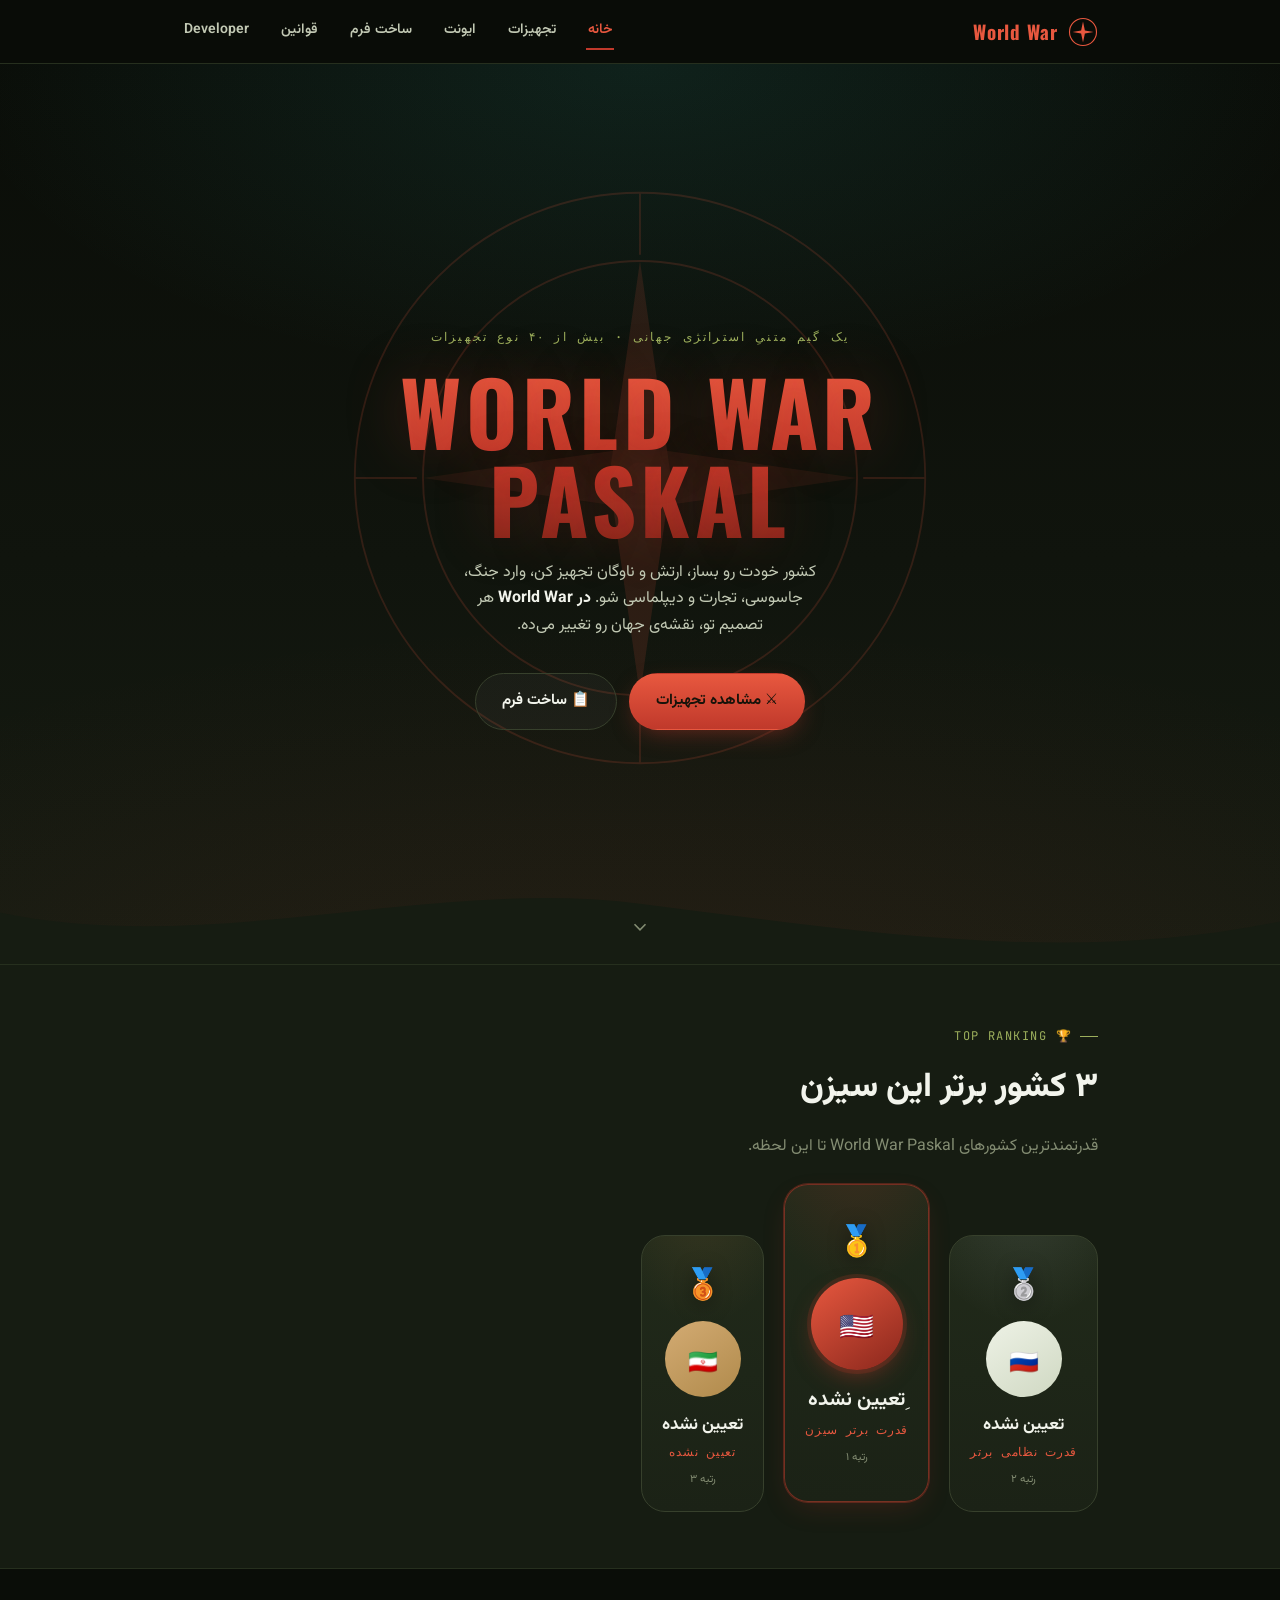
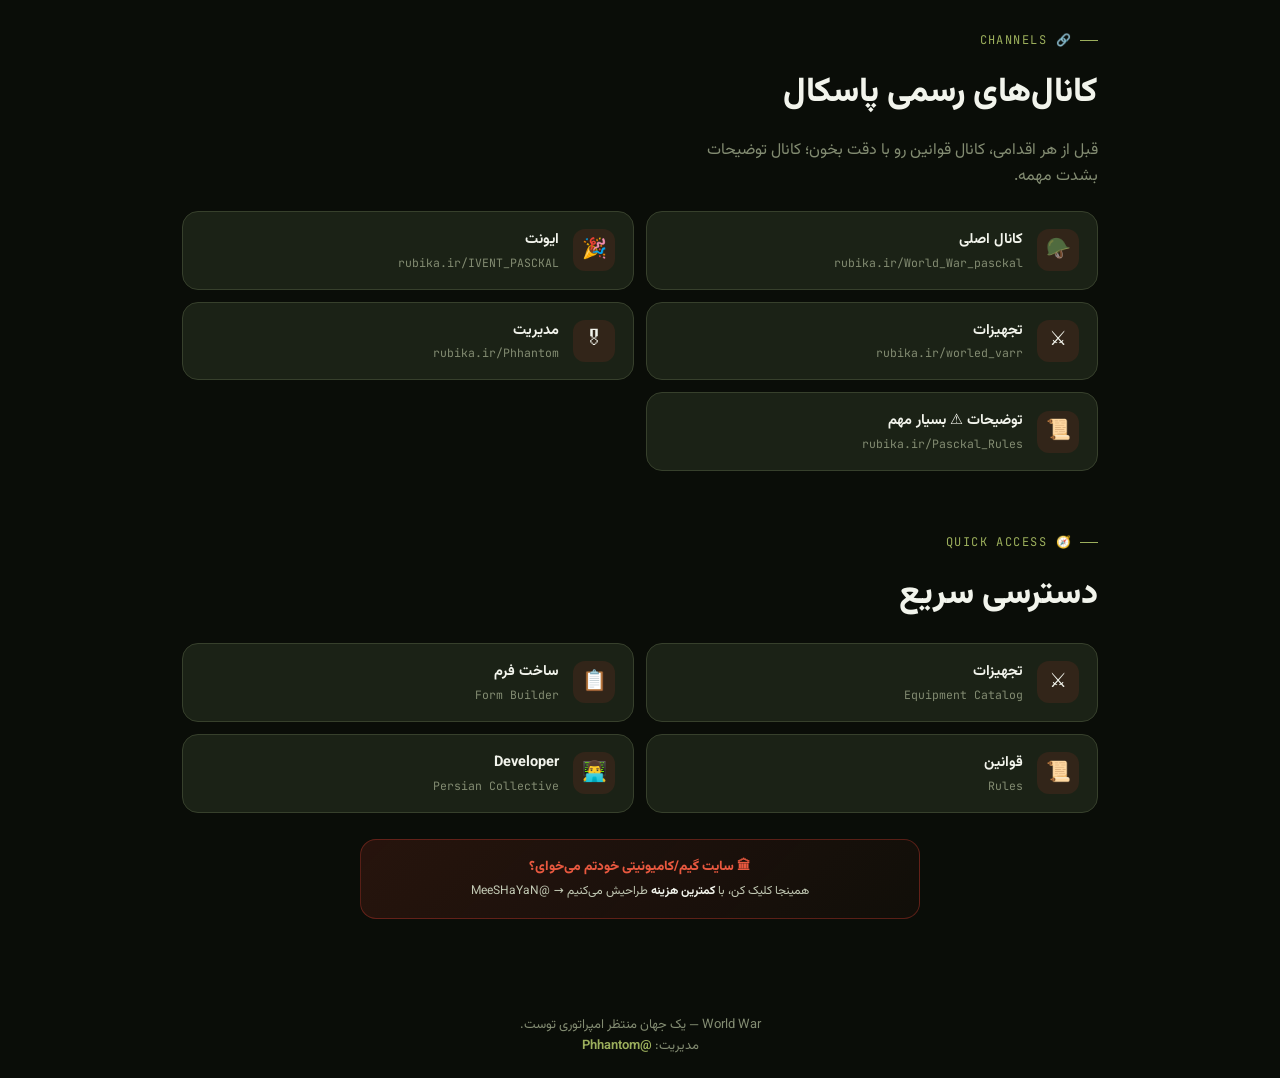
<file: index.html>
<!doctype html>
<html lang="fa" dir="rtl">
<head>
<meta charset="UTF-8">
<meta name="viewport" content="width=device-width, initial-scale=1, viewport-fit=cover">
<title>World War | PASCKAL</title>
<meta name="description" content="World War — پاسکال: گیم متنی جنگ جهانی. تجهیزات، فرم‌ساز رسمی و قوانین کامل بازی.">
<link rel="icon" href="data:,">
<link rel="stylesheet" href="assets/style.css">
</head>
<body data-page="home">

<header class="topbar">
  <div class="container">
    <a href="index.html" class="brand">
      <svg class="brand-mark" viewBox="0 0 40 40" fill="none">
        <circle cx="20" cy="20" r="18" stroke="#e8583f" stroke-width="1.5"/>
        <path d="M20 6 L22.5 18 L34 20 L22.5 22 L20 34 L17.5 22 L6 20 L17.5 18 Z" fill="#e8583f"/>
      </svg>
      World War
    </a>
    <nav class="desktop-nav">
      <a href="index.html" data-nav="home">خانه</a>
      <a href="equipment.html" data-nav="equipment">تجهیزات</a>
      <a href="event.html" data-nav="event">ایونت</a>
      <a href="forms.html" data-nav="forms">ساخت فرم</a>
      <a href="rules.html" data-nav="rules">قوانین</a>
      <a href="developer.html" data-nav="developer">Developer</a>
    </nav>
  </div>
</header>

<section class="hero">
  <svg class="hero-compass" viewBox="0 0 200 200" fill="none">
    <circle cx="100" cy="100" r="92" stroke="#e8583f" stroke-width="0.6"/>
    <circle cx="100" cy="100" r="70" stroke="#e8583f" stroke-width="0.6"/>
    <g stroke="#e8583f" stroke-width="0.6">
      <line x1="100" y1="8" x2="100" y2="28"/>
      <line x1="100" y1="172" x2="100" y2="192"/>
      <line x1="8" y1="100" x2="28" y2="100"/>
      <line x1="172" y1="100" x2="192" y2="100"/>
    </g>
    <path d="M100 30 L110 100 L100 170 L90 100 Z" fill="#e8583f" opacity="0.8"/>
    <path d="M30 100 L100 90 L170 100 L100 110 Z" fill="#e8583f" opacity="0.5"/>
    <circle cx="100" cy="100" r="5" fill="#e8583f"/>
  </svg>

  <div class="hero-content">
    <div class="hero-kicker">یک گیم متنیِ استراتژی جهانی · بیش از ۴۰ نوع تجهیزات</div>
    <h1 class="hero-title">WORLD WAR<br>PASKAL</h1>
    <p class="hero-tagline">
      کشور خودت رو بساز، ارتش و ناوگان تجهیز کن، وارد جنگ، جاسوسی، تجارت و دیپلماسی شو.
      <b>در World War</b> هر تصمیم تو، نقشه‌ی جهان رو تغییر می‌ده.
    </p>
    <div class="hero-actions">
      <a class="btn btn-gold" href="equipment.html">⚔️ مشاهده تجهیزات</a>
      <a class="btn btn-ghost" href="forms.html">📋 ساخت فرم</a>
    </div>
  </div>

  <div class="scroll-cue" aria-hidden="true">
    <svg width="22" height="22" viewBox="0 0 24 24" fill="none" stroke="currentColor" stroke-width="1.8">
      <path d="M6 9l6 6 6-6"/>
    </svg>
  </div>

  <div class="hero-wave" aria-hidden="true">
    <svg viewBox="0 0 1440 100" preserveAspectRatio="none">
      <path d="M0,40 C240,90 480,0 720,30 C960,60 1200,100 1440,50 L1440,100 L0,100 Z" fill="#161c12"/>
    </svg>
  </div>
</section>

<section class="section legends">
  <div class="container">
    <div class="eyebrow">🏆 TOP RANKING</div>
    <h2 class="section-title">۳ کشور برتر این سیزن</h2>
    <p class="section-sub">قدرتمندترین کشورهای World War Paskal تا این لحظه.</p>

    <!-- ▼▼ برای آپدیت رتبه‌بندی، اسم کشور / امتیاز و پرچم رو همینجا عوض کن ▼▼ -->
    <div class="legends-grid">
      <div class="legend-card rank-1">
        <div class="legend-medal">🥇</div>
        <div class="legend-avatar">🇺🇸</div>
        <div class="legend-name">ِتعیین نشده</div>
        <div class="legend-title">قدرت برتر سیزن</div>
        <div class="legend-rank-label">رتبه ۱</div>
      </div>
      <div class="legend-card rank-2">
        <div class="legend-medal">🥈</div>
        <div class="legend-avatar">🇷🇺</div>
        <div class="legend-name">تعیین نشده</div>
        <div class="legend-title">قدرت نظامی برتر</div>
        <div class="legend-rank-label">رتبه ۲</div>
      </div>
      <div class="legend-card rank-3">
        <div class="legend-medal">🥉</div>
        <div class="legend-avatar">🇮🇷</div>
        <div class="legend-name">تعیین نشده</div>
        <div class="legend-title">تعیین نشده</div>
        <div class="legend-rank-label">رتبه ۳</div>
      </div>
    </div>
    <!-- ▲▲ ------------------------------------------------------------- ▲▲ -->
  </div>
</section>

<section class="section">
  <div class="container">
    <div class="eyebrow">🔗 CHANNELS</div>
    <h2 class="section-title">کانال‌های رسمی پاسکال</h2>
    <p class="section-sub">قبل از هر اقدامی، کانال قوانین رو با دقت بخون؛ کانال توضیحات بشدت مهمه.</p>

    <div class="channel-grid">
      <a class="channel-card" href="https://rubika.ir/World_War_pasckal" target="_blank" rel="noopener">
        <span class="ch-ic">🪖</span>
        <span>
          <span class="ch-title">کانال اصلی</span>
          <span class="ch-sub">rubika.ir/World_War_pasckal</span>
        </span>
      </a>
      <a class="channel-card" href="https://rubika.ir/IVENT_PASCKAL" target="_blank" rel="noopener">
        <span class="ch-ic">🎉</span>
        <span>
          <span class="ch-title">ایونت</span>
          <span class="ch-sub">rubika.ir/IVENT_PASCKAL</span>
        </span>
      </a>
      <a class="channel-card" href="https://rubika.ir/worled_varr" target="_blank" rel="noopener">
        <span class="ch-ic">⚔️</span>
        <span>
          <span class="ch-title">تجهیزات</span>
          <span class="ch-sub">rubika.ir/worled_varr</span>
        </span>
      </a>
      <a class="channel-card" href="https://rubika.ir/Phhantom" target="_blank" rel="noopener">
        <span class="ch-ic">🎖</span>
        <span>
          <span class="ch-title">مدیریت</span>
          <span class="ch-sub">rubika.ir/Phhantom</span>
        </span>
      </a>
      <a class="channel-card" href="https://rubika.ir/Pasckal_Rules" target="_blank" rel="noopener">
        <span class="ch-ic">📜</span>
        <span>
          <span class="ch-title">توضیحات ⚠️ بسیار مهم</span>
          <span class="ch-sub">rubika.ir/Pasckal_Rules</span>
        </span>
      </a>
    </div>
  </div>
</section>

<section class="section" style="padding-top:0;">
  <div class="container">
    <div class="eyebrow">🧭 QUICK ACCESS</div>
    <h2 class="section-title">دسترسی سریع</h2>
    <div class="channel-grid">
      <a class="channel-card" href="equipment.html">
        <span class="ch-ic">⚔️</span>
        <span>
          <span class="ch-title">تجهیزات</span>
          <span class="ch-sub">Equipment Catalog</span>
        </span>
      </a>
      <a class="channel-card" href="forms.html">
        <span class="ch-ic">📋</span>
        <span>
          <span class="ch-title">ساخت فرم</span>
          <span class="ch-sub">Form Builder</span>
        </span>
      </a>
      <a class="channel-card" href="rules.html">
        <span class="ch-ic">📜</span>
        <span>
          <span class="ch-title">قوانین</span>
          <span class="ch-sub">Rules</span>
        </span>
      </a>
      <a class="channel-card" href="developer.html">
        <span class="ch-ic">👨‍💻</span>
        <span>
          <span class="ch-title">Developer</span>
          <span class="ch-sub">Persian Collective</span>
        </span>
      </a>
    </div>

    <a class="order-ad" href="https://rubika.ir/MeeSHaYaN" target="_blank" rel="noopener">
      <span class="oa-title">🏛 سایت گیم/کامیونیتی خودتم می‌خوای؟</span>
      <span class="oa-sub">همینجا کلیک کن، با <b>کمترین هزینه</b> طراحیش می‌کنیم → @MeeSHaYaN</span>
    </a>
  </div>
</section>

<footer class="site-footer">
  <div class="container">
    World War — یک جهان منتظر امپراتوری توست.<br>
    مدیریت: <a href="https://rubika.ir/Phhantom" target="_blank" rel="noopener">@Phhantom</a>
  </div>
</footer>

<nav class="tabbar">
  <a href="index.html" data-nav="home">
    <svg viewBox="0 0 24 24" fill="none" stroke="currentColor" stroke-width="1.8"><path d="M3 11l9-8 9 8"/><path d="M5 10v10h14V10"/></svg>
    خانه
  </a>
  <a href="equipment.html" data-nav="equipment">
    <svg viewBox="0 0 24 24" fill="none" stroke="currentColor" stroke-width="1.8"><path d="M14.5 3.5l6 6L9 21l-6 0 0-6z"/></svg>
    تجهیزات
  </a>
  <a href="event.html" data-nav="event">
    <svg viewBox="0 0 24 24" fill="none" stroke="currentColor" stroke-width="1.8"><path d="M12 2l2.4 6.6L21 11l-6.6 2.4L12 20l-2.4-6.6L3 11l6.6-2.4z"/></svg>
    ایونت
  </a>
  <a href="forms.html" data-nav="forms">
    <svg viewBox="0 0 24 24" fill="none" stroke="currentColor" stroke-width="1.8"><path d="M9 12h6M9 16h4M7 4h10l2 3v13H5V7z"/></svg>
    ساخت فرم
  </a>
  <a href="rules.html" data-nav="rules">
    <svg viewBox="0 0 24 24" fill="none" stroke="currentColor" stroke-width="1.8"><path d="M6 4h9l3 3v13H6z"/><path d="M9 10h6M9 14h6"/></svg>
    قوانین
  </a>
  <a href="developer.html" data-nav="developer">
    <svg viewBox="0 0 24 24" fill="none" stroke="currentColor" stroke-width="1.8"><path d="M8 9l-4 4 4 4M16 9l4 4-4 4M13 5l-2 16"/></svg>
    Developer
  </a>
</nav>

<script src="assets/script.js"></script>
</body>
</html>
</file>
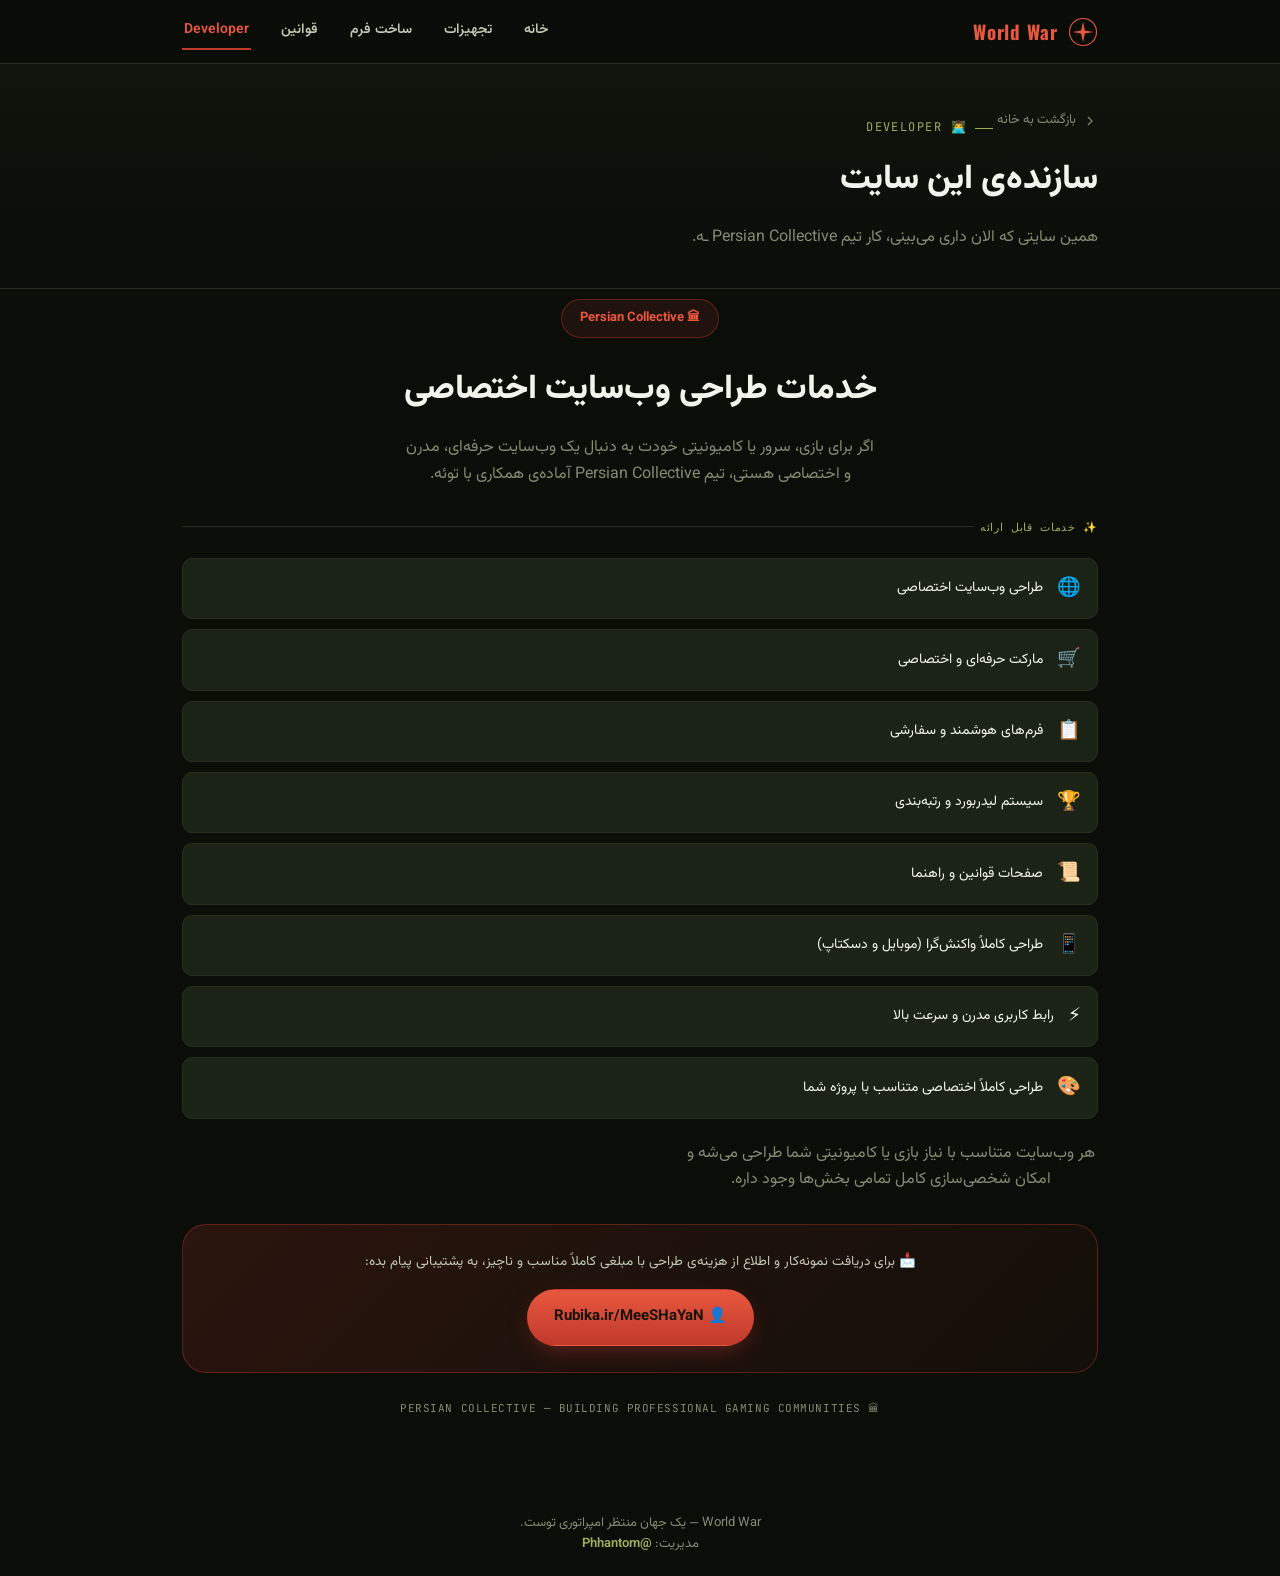
<file: developer.html>
<!doctype html>
<html lang="fa" dir="rtl">
<head>
<meta charset="UTF-8">
<meta name="viewport" content="width=device-width, initial-scale=1, viewport-fit=cover">
<title>Developer | World War</title>
<meta name="description" content="Persian Collective — خدمات طراحی وب‌سایت اختصاصی برای گیم، سرور و کامیونیتی شما.">
<link rel="icon" href="data:,">
<link rel="stylesheet" href="assets/style.css">
</head>
<body data-page="developer">

<header class="topbar">
  <div class="container">
    <a href="index.html" class="brand">
      <svg class="brand-mark" viewBox="0 0 40 40" fill="none">
        <circle cx="20" cy="20" r="18" stroke="#e8583f" stroke-width="1.5"/>
        <path d="M20 6 L22.5 18 L34 20 L22.5 22 L20 34 L17.5 22 L6 20 L17.5 18 Z" fill="#e8583f"/>
      </svg>
      World War
    </a>
    <nav class="desktop-nav">
      <a href="index.html" data-nav="home">خانه</a>
      <a href="equipment.html" data-nav="equipment">تجهیزات</a>
      <a href="forms.html" data-nav="forms">ساخت فرم</a>
      <a href="rules.html" data-nav="rules">قوانین</a>
      <a href="developer.html" data-nav="developer">Developer</a>
    </nav>
  </div>
</header>

<section class="page-hero">
  <div class="container">
    <a class="back-link" href="index.html">
      <svg viewBox="0 0 24 24" fill="none" stroke="currentColor" stroke-width="1.8"><path d="M9 6l6 6-6 6"/></svg>
      بازگشت به خانه
    </a>
    <div class="eyebrow">👨‍💻 DEVELOPER</div>
    <h1 class="section-title">سازنده‌ی این سایت</h1>
    <p class="section-sub">همین سایتی که الان داری می‌بینی، کار تیم Persian Collective ـه.</p>
  </div>
</section>

<section class="section" style="padding-top:0;">
  <div class="container">

    <div class="dev-hero">
      <span class="dev-badge">🏛 Persian Collective</span>
    </div>

    <h2 class="section-title" style="text-align:center;">خدمات طراحی وب‌سایت اختصاصی</h2>
    <p class="section-sub" style="text-align:center; max-width:52ch; margin-inline:auto;">
      اگر برای بازی، سرور یا کامیونیتی خودت به دنبال یک وب‌سایت حرفه‌ای، مدرن و اختصاصی هستی، تیم Persian Collective آماده‌ی همکاری با توئه.
    </p>

    <div class="item-block-label" style="margin-top:30px;">✨ خدمات قابل ارائه</div>
    <div class="service-list">
      <div class="service-row"><span class="sr-ic">🌐</span> طراحی وب‌سایت اختصاصی</div>
      <div class="service-row"><span class="sr-ic">🛒</span> مارکت حرفه‌ای و اختصاصی</div>
      <div class="service-row"><span class="sr-ic">📋</span> فرم‌های هوشمند و سفارشی</div>
      <div class="service-row"><span class="sr-ic">🏆</span> سیستم لیدربورد و رتبه‌بندی</div>
      <div class="service-row"><span class="sr-ic">📜</span> صفحات قوانین و راهنما</div>
      <div class="service-row"><span class="sr-ic">📱</span> طراحی کاملاً واکنش‌گرا (موبایل و دسکتاپ)</div>
      <div class="service-row"><span class="sr-ic">⚡</span> رابط کاربری مدرن و سرعت بالا</div>
      <div class="service-row"><span class="sr-ic">🎨</span> طراحی کاملاً اختصاصی متناسب با پروژه شما</div>
    </div>

    <p class="section-sub" style="margin-top:22px; text-align:center;">
      هر وب‌سایت متناسب با نیاز بازی یا کامیونیتی شما طراحی می‌شه و امکان شخصی‌سازی کامل تمامی بخش‌ها وجود داره.
    </p>

    <div class="dev-cta">
      <p>📩 برای دریافت نمونه‌کار و اطلاع از هزینه‌ی طراحی با مبلغی کاملاً مناسب و ناچیز، به پشتیبانی پیام بده:</p>
      <a class="btn btn-gold" href="https://rubika.ir/MeeSHaYaN" target="_blank" rel="noopener">👤 Rubika.ir/MeeSHaYaN</a>
    </div>

    <div class="dev-foot-tag">🏛 PERSIAN COLLECTIVE — BUILDING PROFESSIONAL GAMING COMMUNITIES</div>

  </div>
</section>

<footer class="site-footer">
  <div class="container">
    World War — یک جهان منتظر امپراتوری توست.<br>
    مدیریت: <a href="https://rubika.ir/Phhantom" target="_blank" rel="noopener">@Phhantom</a>
  </div>
</footer>

<nav class="tabbar">
  <a href="index.html" data-nav="home">
    <svg viewBox="0 0 24 24" fill="none" stroke="currentColor" stroke-width="1.8"><path d="M3 11l9-8 9 8"/><path d="M5 10v10h14V10"/></svg>
    خانه
  </a>
  <a href="equipment.html" data-nav="equipment">
    <svg viewBox="0 0 24 24" fill="none" stroke="currentColor" stroke-width="1.8"><path d="M14.5 3.5l6 6L9 21l-6 0 0-6z"/></svg>
    تجهیزات
  </a>
  <a href="forms.html" data-nav="forms">
    <svg viewBox="0 0 24 24" fill="none" stroke="currentColor" stroke-width="1.8"><path d="M9 12h6M9 16h4M7 4h10l2 3v13H5V7z"/></svg>
    ساخت فرم
  </a>
  <a href="rules.html" data-nav="rules">
    <svg viewBox="0 0 24 24" fill="none" stroke="currentColor" stroke-width="1.8"><path d="M6 4h9l3 3v13H6z"/><path d="M9 10h6M9 14h6"/></svg>
    قوانین
  </a>
  <a href="developer.html" data-nav="developer">
    <svg viewBox="0 0 24 24" fill="none" stroke="currentColor" stroke-width="1.8"><path d="M8 9l-4 4 4 4M16 9l4 4-4 4M13 5l-2 16"/></svg>
    Developer
  </a>
</nav>

<script src="assets/script.js"></script>
</body>
</html>
</file>
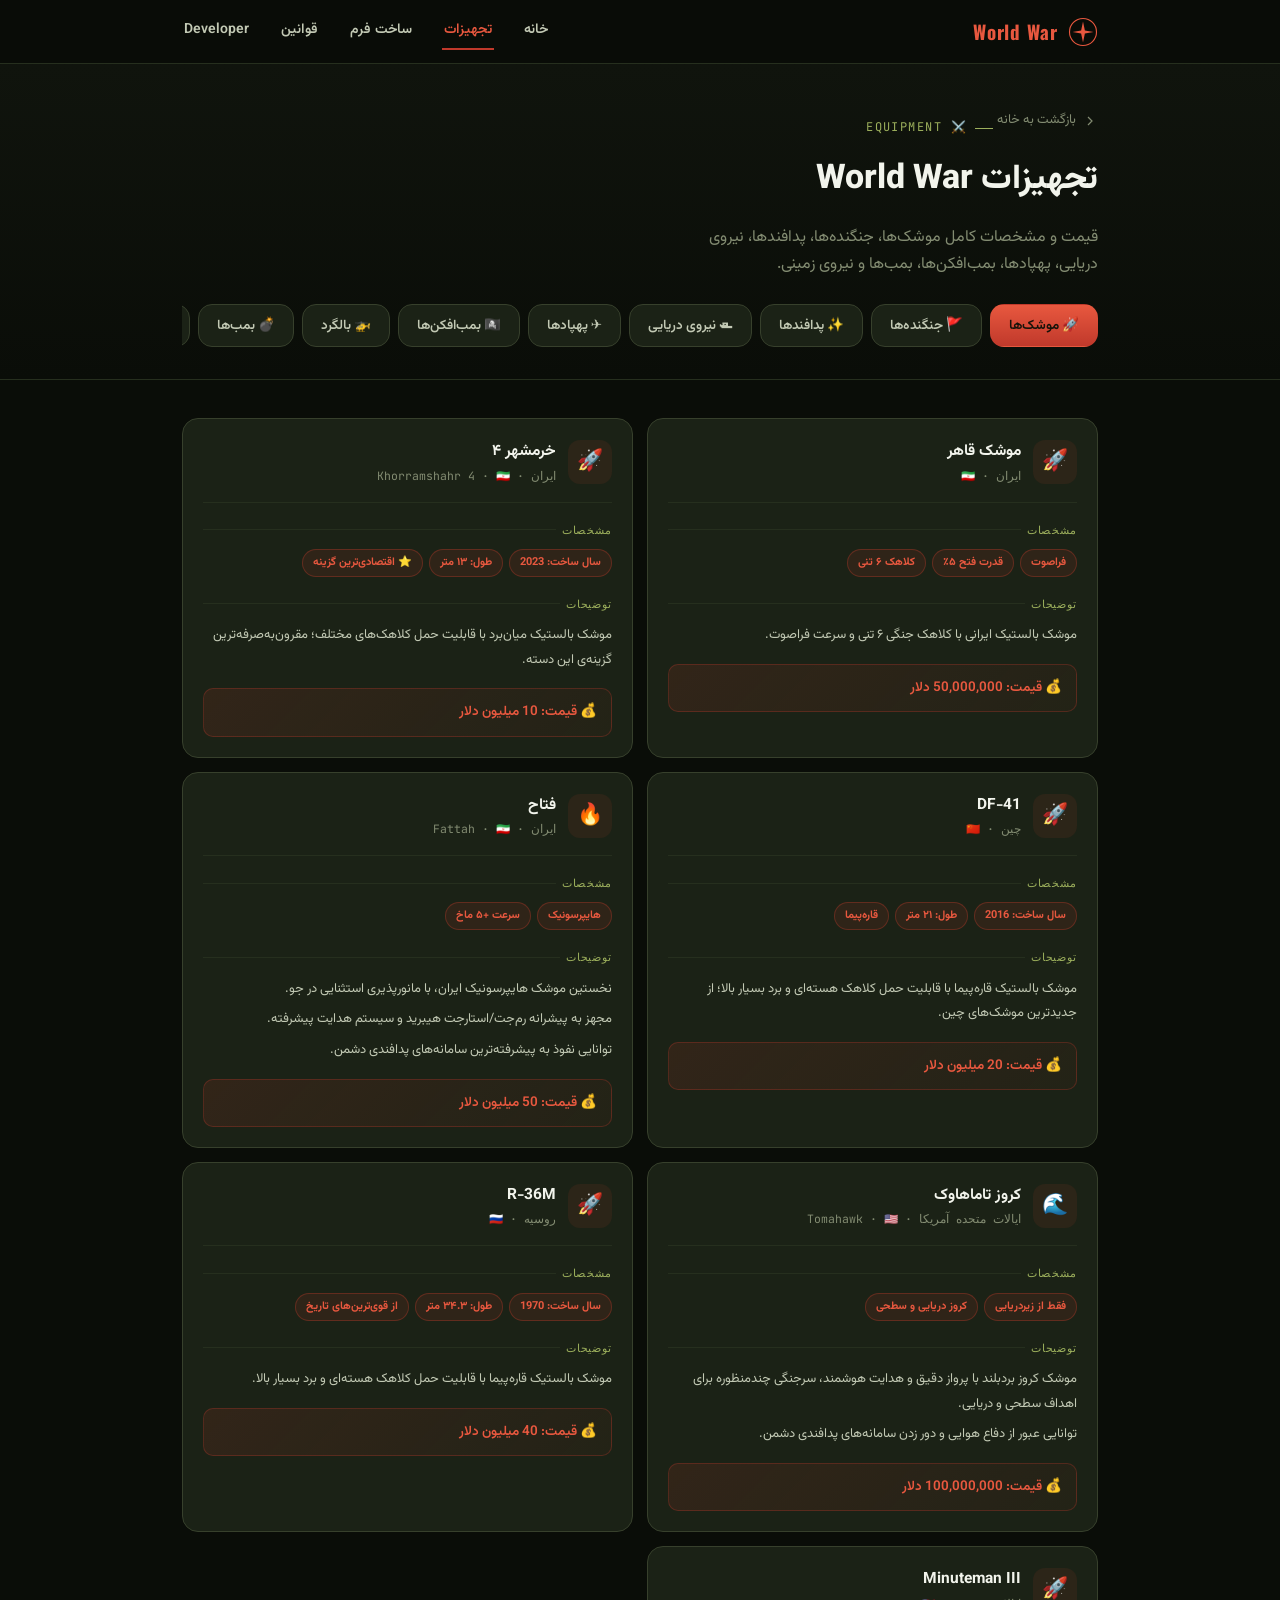
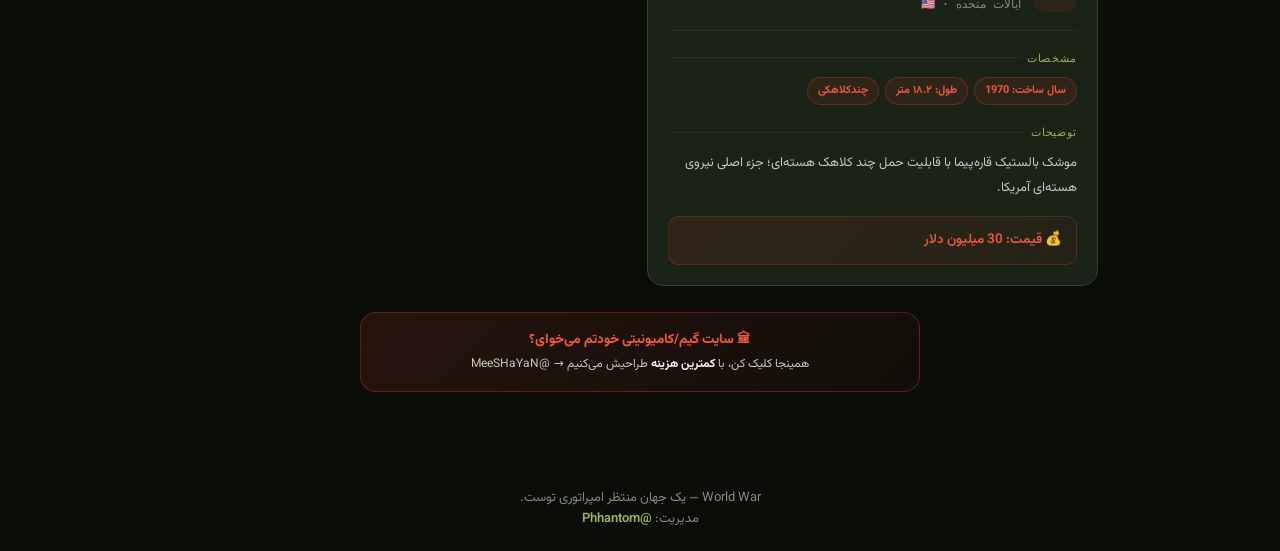
<file: equipment.html>
<!doctype html>
<html lang="fa" dir="rtl">
<head>
<meta charset="UTF-8">
<meta name="viewport" content="width=device-width, initial-scale=1, viewport-fit=cover">
<title>تجهیزات | World War</title>
<meta name="description" content="کاتالوگ کامل تجهیزات World War: موشک، جنگنده، پدافند، نیروی دریایی، پهپاد، بمب‌افکن، بمب، نیروی زمینی و بیشتر.">
<link rel="icon" href="data:,">
<link rel="stylesheet" href="assets/style.css">
</head>
<body data-page="equipment">

<header class="topbar">
  <div class="container">
    <a href="index.html" class="brand">
      <svg class="brand-mark" viewBox="0 0 40 40" fill="none">
        <circle cx="20" cy="20" r="18" stroke="#e8583f" stroke-width="1.5"/>
        <path d="M20 6 L22.5 18 L34 20 L22.5 22 L20 34 L17.5 22 L6 20 L17.5 18 Z" fill="#e8583f"/>
      </svg>
      World War
    </a>
    <nav class="desktop-nav">
      <a href="index.html" data-nav="home">خانه</a>
      <a href="equipment.html" data-nav="equipment">تجهیزات</a>
      <a href="forms.html" data-nav="forms">ساخت فرم</a>
      <a href="rules.html" data-nav="rules">قوانین</a>
      <a href="developer.html" data-nav="developer">Developer</a>
    </nav>
  </div>
</header>

<section class="page-hero">
  <div class="container">
    <a class="back-link" href="index.html">
      <svg viewBox="0 0 24 24" fill="none" stroke="currentColor" stroke-width="1.8"><path d="M9 6l6 6-6 6"/></svg>
      بازگشت به خانه
    </a>
    <div class="eyebrow">⚔️ EQUIPMENT</div>
    <h1 class="section-title">تجهیزات World War</h1>
    <p class="section-sub">قیمت و مشخصات کامل موشک‌ها، جنگنده‌ها، پدافندها، نیروی دریایی، پهپادها، بمب‌افکن‌ها، بمب‌ها و نیروی زمینی.</p>

    <div class="tabs-scroll" id="eqTabs"><!-- با جاوااسکریپت پر می‌شود --></div>
  </div>
</section>

<section class="section" style="padding-top:20px;">
  <div class="container">
    <div id="eqPanels"><!-- با جاوااسکریپت پر می‌شود --></div>

    <a class="order-ad" href="https://rubika.ir/MeeSHaYaN" target="_blank" rel="noopener">
      <span class="oa-title">🏛 سایت گیم/کامیونیتی خودتم می‌خوای؟</span>
      <span class="oa-sub">همینجا کلیک کن، با <b>کمترین هزینه</b> طراحیش می‌کنیم → @MeeSHaYaN</span>
    </a>
  </div>
</section>

<footer class="site-footer">
  <div class="container">
    World War — یک جهان منتظر امپراتوری توست.<br>
    مدیریت: <a href="https://rubika.ir/Phhantom" target="_blank" rel="noopener">@Phhantom</a>
  </div>
</footer>

<nav class="tabbar">
  <a href="index.html" data-nav="home">
    <svg viewBox="0 0 24 24" fill="none" stroke="currentColor" stroke-width="1.8"><path d="M3 11l9-8 9 8"/><path d="M5 10v10h14V10"/></svg>
    خانه
  </a>
  <a href="equipment.html" data-nav="equipment">
    <svg viewBox="0 0 24 24" fill="none" stroke="currentColor" stroke-width="1.8"><path d="M14.5 3.5l6 6L9 21l-6 0 0-6z"/></svg>
    تجهیزات
  </a>
  <a href="forms.html" data-nav="forms">
    <svg viewBox="0 0 24 24" fill="none" stroke="currentColor" stroke-width="1.8"><path d="M9 12h6M9 16h4M7 4h10l2 3v13H5V7z"/></svg>
    ساخت فرم
  </a>
  <a href="rules.html" data-nav="rules">
    <svg viewBox="0 0 24 24" fill="none" stroke="currentColor" stroke-width="1.8"><path d="M6 4h9l3 3v13H6z"/><path d="M9 10h6M9 14h6"/></svg>
    قوانین
  </a>
  <a href="developer.html" data-nav="developer">
    <svg viewBox="0 0 24 24" fill="none" stroke="currentColor" stroke-width="1.8"><path d="M8 9l-4 4 4 4M16 9l4 4-4 4M13 5l-2 16"/></svg>
    Developer
  </a>
</nav>

<script src="assets/script.js"></script>
</body>
</html>
</file>
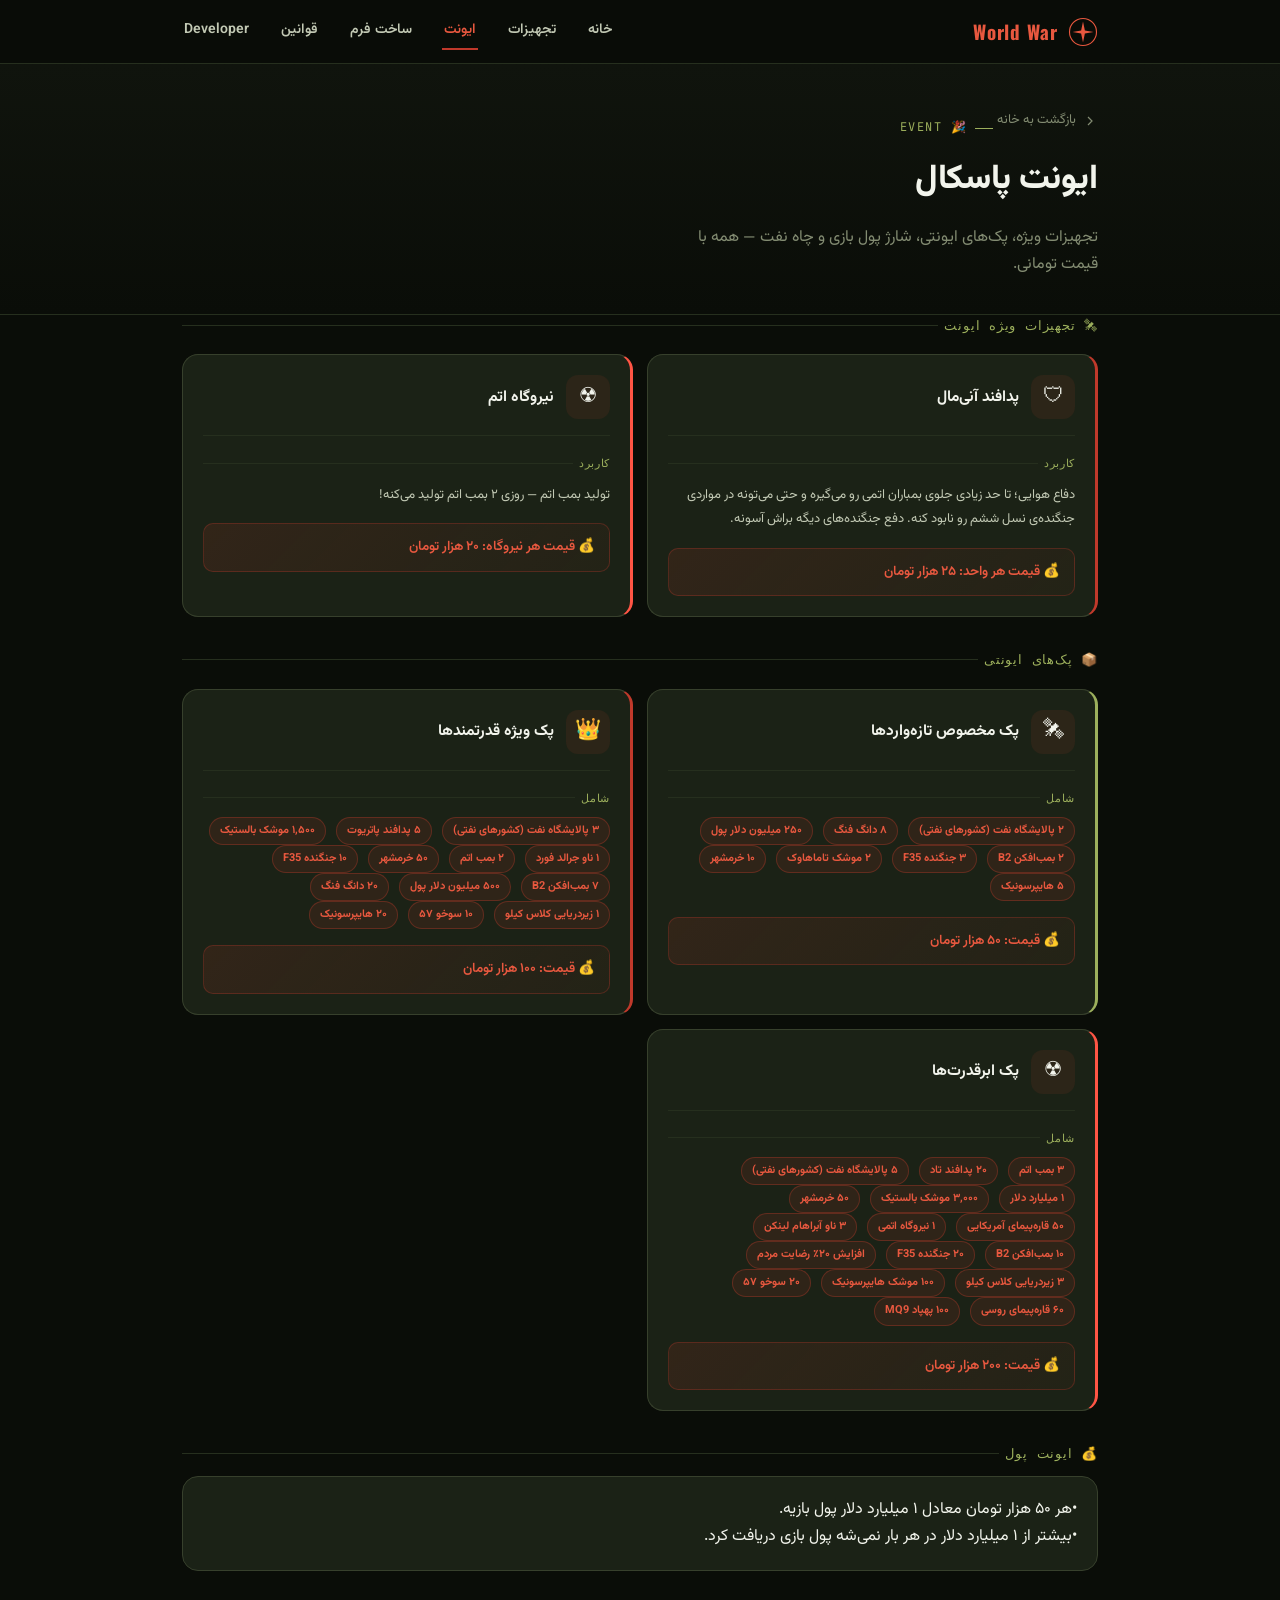
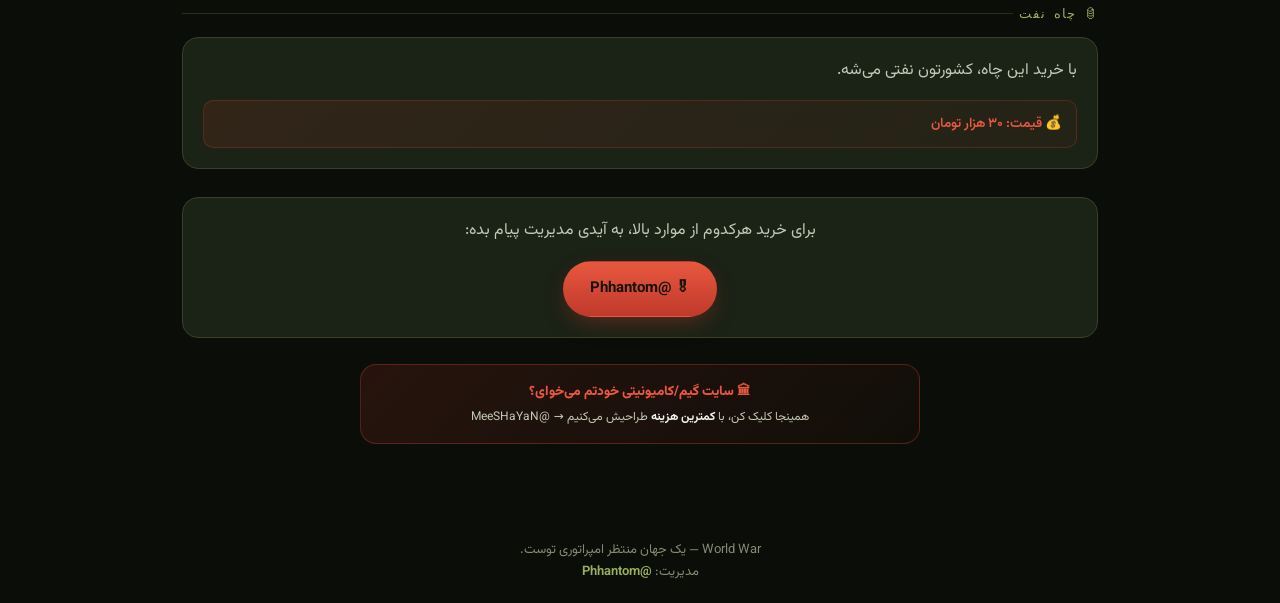
<file: event.html>
<!doctype html>
<html lang="fa" dir="rtl">
<head>
<meta charset="UTF-8">
<meta name="viewport" content="width=device-width, initial-scale=1, viewport-fit=cover">
<title>ایونت پاسکال | World War</title>
<meta name="description" content="ایونت پاسکال — پدافند آنی مال، نیروگاه اتم، پک‌های ویژه، ایونت پول و چاه نفت.">
<link rel="icon" href="data:,">
<link rel="stylesheet" href="assets/style.css">
</head>
<body data-page="event">

<header class="topbar">
  <div class="container">
    <a href="index.html" class="brand">
      <svg class="brand-mark" viewBox="0 0 40 40" fill="none">
        <circle cx="20" cy="20" r="18" stroke="#e8583f" stroke-width="1.5"/>
        <path d="M20 6 L22.5 18 L34 20 L22.5 22 L20 34 L17.5 22 L6 20 L17.5 18 Z" fill="#e8583f"/>
      </svg>
      World War
    </a>
    <nav class="desktop-nav">
      <a href="index.html" data-nav="home">خانه</a>
      <a href="equipment.html" data-nav="equipment">تجهیزات</a>
      <a href="event.html" data-nav="event">ایونت</a>
      <a href="forms.html" data-nav="forms">ساخت فرم</a>
      <a href="rules.html" data-nav="rules">قوانین</a>
      <a href="developer.html" data-nav="developer">Developer</a>
    </nav>
  </div>
</header>

<section class="page-hero">
  <div class="container">
    <a class="back-link" href="index.html">
      <svg viewBox="0 0 24 24" fill="none" stroke="currentColor" stroke-width="1.8"><path d="M9 6l6 6-6 6"/></svg>
      بازگشت به خانه
    </a>
    <div class="eyebrow">🎉 EVENT</div>
    <h1 class="section-title">ایونت پاسکال</h1>
    <p class="section-sub">تجهیزات ویژه، پک‌های ایونتی، شارژ پول بازی و چاه نفت — همه با قیمت تومانی.</p>
  </div>
</section>

<section class="section" style="padding-top:0;">
  <div class="container">

    <!-- تجهیزات ویژه ایونت -->
    <div class="item-block-label" style="font-size:13px; margin-bottom:12px;">🛰 تجهیزات ویژه ایونت</div>
    <div class="item-grid">

      <div class="item-card" style="border-inline-start:3px solid var(--gold);">
        <div class="item-head">
          <span class="item-emoji">🛡</span>
          <span class="item-names"><b>پدافند آنی‌مال</b></span>
        </div>
        <div class="item-block-label">کاربرد</div>
        <p class="eq-desc">دفاع هوایی؛ تا حد زیادی جلوی بمباران اتمی رو می‌گیره و حتی می‌تونه در مواردی جنگنده‌ی نسل ششم رو نابود کنه. دفع جنگنده‌های دیگه براش آسونه.</p>
        <div class="output-line">💰 قیمت هر واحد: ۲۵ هزار تومان</div>
      </div>

      <div class="item-card" style="border-inline-start:3px solid var(--danger);">
        <div class="item-head">
          <span class="item-emoji">☢️</span>
          <span class="item-names"><b>نیروگاه اتم</b></span>
        </div>
        <div class="item-block-label">کاربرد</div>
        <p class="eq-desc">تولید بمب اتم — روزی ۲ بمب اتم تولید می‌کنه!</p>
        <div class="output-line">💰 قیمت هر نیروگاه: ۲۰ هزار تومان</div>
      </div>

    </div>

    <!-- پک‌های ایونتی -->
    <div class="item-block-label" style="font-size:13px; margin:32px 0 12px;">📦 پک‌های ایونتی</div>
    <div class="item-grid">

      <div class="item-card" style="border-inline-start:3px solid var(--foam);">
        <div class="item-head">
          <span class="item-emoji">🛰</span>
          <span class="item-names"><b>پک مخصوص تازه‌واردها</b></span>
        </div>
        <div class="item-block-label">شامل</div>
        <div>
          <span class="eq-tag">۲ پالایشگاه نفت (کشورهای نفتی)</span>
          <span class="eq-tag">۸ دانگ فنگ</span>
          <span class="eq-tag">۲۵۰ میلیون دلار پول</span>
          <span class="eq-tag">۲ بمب‌افکن B2</span>
          <span class="eq-tag">۳ جنگنده F35</span>
          <span class="eq-tag">۲ موشک تاماهاوک</span>
          <span class="eq-tag">۱۰ خرمشهر</span>
          <span class="eq-tag">۵ هایپرسونیک</span>
        </div>
        <div class="output-line">💰 قیمت: ۵۰ هزار تومان</div>
      </div>

      <div class="item-card" style="border-inline-start:3px solid var(--gold);">
        <div class="item-head">
          <span class="item-emoji">👑</span>
          <span class="item-names"><b>پک ویژه قدرتمندها</b></span>
        </div>
        <div class="item-block-label">شامل</div>
        <div>
          <span class="eq-tag">۳ پالایشگاه نفت (کشورهای نفتی)</span>
          <span class="eq-tag">۵ پدافند پاتریوت</span>
          <span class="eq-tag">۱,۵۰۰ موشک بالستیک</span>
          <span class="eq-tag">۱ ناو جرالد فورد</span>
          <span class="eq-tag">۲ بمب اتم</span>
          <span class="eq-tag">۵۰ خرمشهر</span>
          <span class="eq-tag">۱۰ جنگنده F35</span>
          <span class="eq-tag">۷ بمب‌افکن B2</span>
          <span class="eq-tag">۵۰۰ میلیون دلار پول</span>
          <span class="eq-tag">۲۰ دانگ فنگ</span>
          <span class="eq-tag">۱ زیردریایی کلاس کیلو</span>
          <span class="eq-tag">۱۰ سوخو ۵۷</span>
          <span class="eq-tag">۲۰ هایپرسونیک</span>
        </div>
        <div class="output-line">💰 قیمت: ۱۰۰ هزار تومان</div>
      </div>

      <div class="item-card" style="border-inline-start:3px solid var(--danger);">
        <div class="item-head">
          <span class="item-emoji">☢</span>
          <span class="item-names"><b>پک ابرقدرت‌ها</b></span>
        </div>
        <div class="item-block-label">شامل</div>
        <div>
          <span class="eq-tag">۳ بمب اتم</span>
          <span class="eq-tag">۲۰ پدافند تاد</span>
          <span class="eq-tag">۵ پالایشگاه نفت (کشورهای نفتی)</span>
          <span class="eq-tag">۱ میلیارد دلار</span>
          <span class="eq-tag">۳,۰۰۰ موشک بالستیک</span>
          <span class="eq-tag">۵۰ خرمشهر</span>
          <span class="eq-tag">۵۰ قاره‌پیمای آمریکایی</span>
          <span class="eq-tag">۱ نیروگاه اتمی</span>
          <span class="eq-tag">۳ ناو آبراهام لینکن</span>
          <span class="eq-tag">۱۰ بمب‌افکن B2</span>
          <span class="eq-tag">۲۰ جنگنده F35</span>
          <span class="eq-tag">افزایش ۲۰٪ رضایت مردم</span>
          <span class="eq-tag">۳ زیردریایی کلاس کیلو</span>
          <span class="eq-tag">۱۰۰ موشک هایپرسونیک</span>
          <span class="eq-tag">۲۰ سوخو ۵۷</span>
          <span class="eq-tag">۶۰ قاره‌پیمای روسی</span>
          <span class="eq-tag">۱۰۰ پهپاد MQ9</span>
        </div>
        <div class="output-line">💰 قیمت: ۲۰۰ هزار تومان</div>
      </div>

    </div>

    <!-- ایونت پول -->
    <div class="item-block-label" style="font-size:13px; margin:32px 0 12px;">💰 ایونت پول</div>
    <div class="card">
      <div class="rule-line"><span class="rule-dot">•</span><span>هر ۵۰ هزار تومان معادل ۱ میلیارد دلار پول بازیه.</span></div>
      <div class="rule-line"><span class="rule-dot">•</span><span>بیشتر از ۱ میلیارد دلار در هر بار نمی‌شه پول بازی دریافت کرد.</span></div>
    </div>

    <!-- چاه نفت -->
    <div class="item-block-label" style="font-size:13px; margin:32px 0 12px;">🛢 چاه نفت</div>
    <div class="card">
      <p style="margin-bottom:0;">با خرید این چاه، کشورتون نفتی می‌شه.</p>
      <div class="output-line">💰 قیمت: ۳۰ هزار تومان</div>
    </div>

    <!-- خرید از مدیریت -->
    <div class="card" style="margin-top:28px; text-align:center;">
      <p style="margin-bottom:16px;">برای خرید هرکدوم از موارد بالا، به آیدی مدیریت پیام بده:</p>
      <a class="btn btn-gold" href="https://rubika.ir/Phhantom" target="_blank" rel="noopener" style="max-width:280px; margin:0 auto;">🎖 @Phhantom</a>
    </div>

    <a class="order-ad" href="https://rubika.ir/MeeSHaYaN" target="_blank" rel="noopener">
      <span class="oa-title">🏛 سایت گیم/کامیونیتی خودتم می‌خوای؟</span>
      <span class="oa-sub">همینجا کلیک کن، با <b>کمترین هزینه</b> طراحیش می‌کنیم → @MeeSHaYaN</span>
    </a>
  </div>
</section>

<footer class="site-footer">
  <div class="container">
    World War — یک جهان منتظر امپراتوری توست.<br>
    مدیریت: <a href="https://rubika.ir/Phhantom" target="_blank" rel="noopener">@Phhantom</a>
  </div>
</footer>

<nav class="tabbar">
  <a href="index.html" data-nav="home">
    <svg viewBox="0 0 24 24" fill="none" stroke="currentColor" stroke-width="1.8"><path d="M3 11l9-8 9 8"/><path d="M5 10v10h14V10"/></svg>
    خانه
  </a>
  <a href="equipment.html" data-nav="equipment">
    <svg viewBox="0 0 24 24" fill="none" stroke="currentColor" stroke-width="1.8"><path d="M14.5 3.5l6 6L9 21l-6 0 0-6z"/></svg>
    تجهیزات
  </a>
  <a href="event.html" data-nav="event">
    <svg viewBox="0 0 24 24" fill="none" stroke="currentColor" stroke-width="1.8"><path d="M12 2l2.4 6.6L21 11l-6.6 2.4L12 20l-2.4-6.6L3 11l6.6-2.4z"/></svg>
    ایونت
  </a>
  <a href="forms.html" data-nav="forms">
    <svg viewBox="0 0 24 24" fill="none" stroke="currentColor" stroke-width="1.8"><path d="M9 12h6M9 16h4M7 4h10l2 3v13H5V7z"/></svg>
    ساخت فرم
  </a>
  <a href="rules.html" data-nav="rules">
    <svg viewBox="0 0 24 24" fill="none" stroke="currentColor" stroke-width="1.8"><path d="M6 4h9l3 3v13H6z"/><path d="M9 10h6M9 14h6"/></svg>
    قوانین
  </a>
  <a href="developer.html" data-nav="developer">
    <svg viewBox="0 0 24 24" fill="none" stroke="currentColor" stroke-width="1.8"><path d="M8 9l-4 4 4 4M16 9l4 4-4 4M13 5l-2 16"/></svg>
    Developer
  </a>
</nav>

<script src="assets/script.js"></script>
</body>
</html>
</file>
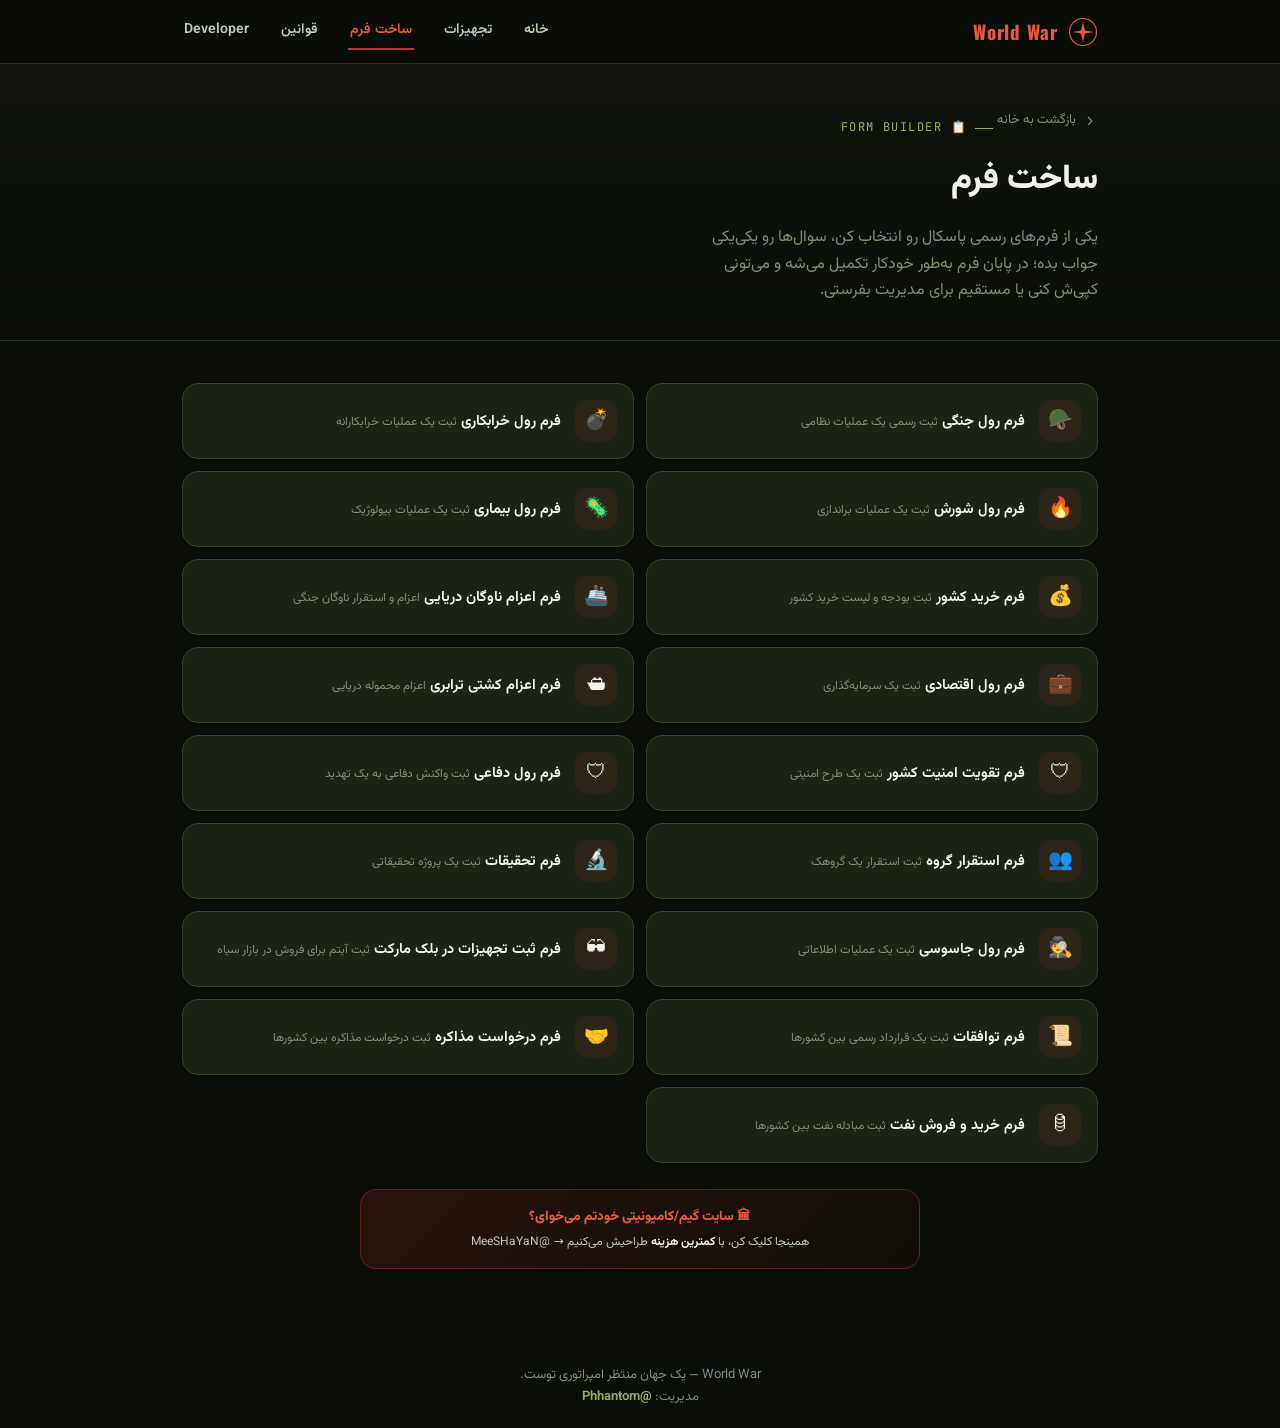
<file: forms.html>
<!doctype html>
<html lang="fa" dir="rtl">
<head>
<meta charset="UTF-8">
<meta name="viewport" content="width=device-width, initial-scale=1, viewport-fit=cover">
<title>ساخت فرم | World War</title>
<meta name="description" content="ساخت فرم‌های رسمی World War: رول جنگی، خرابکاری، شورش، بیماری، اقتصادی، جاسوسی، بلک‌مارکت، توافقات و بیشتر — گام‌به‌گام.">
<link rel="icon" href="data:,">
<link rel="stylesheet" href="assets/style.css">
</head>
<body data-page="forms">

<header class="topbar">
  <div class="container">
    <a href="index.html" class="brand">
      <svg class="brand-mark" viewBox="0 0 40 40" fill="none">
        <circle cx="20" cy="20" r="18" stroke="#e8583f" stroke-width="1.5"/>
        <path d="M20 6 L22.5 18 L34 20 L22.5 22 L20 34 L17.5 22 L6 20 L17.5 18 Z" fill="#e8583f"/>
      </svg>
      World War
    </a>
    <nav class="desktop-nav">
      <a href="index.html" data-nav="home">خانه</a>
      <a href="equipment.html" data-nav="equipment">تجهیزات</a>
      <a href="forms.html" data-nav="forms">ساخت فرم</a>
      <a href="rules.html" data-nav="rules">قوانین</a>
      <a href="developer.html" data-nav="developer">Developer</a>
    </nav>
  </div>
</header>

<section class="page-hero">
  <div class="container">
    <a class="back-link" href="index.html">
      <svg viewBox="0 0 24 24" fill="none" stroke="currentColor" stroke-width="1.8"><path d="M9 6l6 6-6 6"/></svg>
      بازگشت به خانه
    </a>
    <div class="eyebrow">📋 FORM BUILDER</div>
    <h1 class="section-title">ساخت فرم</h1>
    <p class="section-sub">یکی از فرم‌های رسمی پاسکال رو انتخاب کن، سوال‌ها رو یکی‌یکی جواب بده؛ در پایان فرم به‌طور خودکار تکمیل می‌شه و می‌تونی کپی‌ش کنی یا مستقیم برای مدیریت بفرستی.</p>
  </div>
</section>

<section class="section" style="padding-top:20px;">
  <div class="container">

    <div id="formPickerGrid" class="form-picker-grid"><!-- با جاوااسکریپت پر می‌شود --></div>

    <div id="formWizard" class="wizard" style="display:none;"></div>

    <a class="order-ad" href="https://rubika.ir/MeeSHaYaN" target="_blank" rel="noopener">
      <span class="oa-title">🏛 سایت گیم/کامیونیتی خودتم می‌خوای؟</span>
      <span class="oa-sub">همینجا کلیک کن، با <b>کمترین هزینه</b> طراحیش می‌کنیم → @MeeSHaYaN</span>
    </a>
  </div>
</section>

<footer class="site-footer">
  <div class="container">
    World War — یک جهان منتظر امپراتوری توست.<br>
    مدیریت: <a href="https://rubika.ir/Phhantom" target="_blank" rel="noopener">@Phhantom</a>
  </div>
</footer>

<nav class="tabbar">
  <a href="index.html" data-nav="home">
    <svg viewBox="0 0 24 24" fill="none" stroke="currentColor" stroke-width="1.8"><path d="M3 11l9-8 9 8"/><path d="M5 10v10h14V10"/></svg>
    خانه
  </a>
  <a href="equipment.html" data-nav="equipment">
    <svg viewBox="0 0 24 24" fill="none" stroke="currentColor" stroke-width="1.8"><path d="M14.5 3.5l6 6L9 21l-6 0 0-6z"/></svg>
    تجهیزات
  </a>
  <a href="forms.html" data-nav="forms">
    <svg viewBox="0 0 24 24" fill="none" stroke="currentColor" stroke-width="1.8"><path d="M9 12h6M9 16h4M7 4h10l2 3v13H5V7z"/></svg>
    ساخت فرم
  </a>
  <a href="rules.html" data-nav="rules">
    <svg viewBox="0 0 24 24" fill="none" stroke="currentColor" stroke-width="1.8"><path d="M6 4h9l3 3v13H6z"/><path d="M9 10h6M9 14h6"/></svg>
    قوانین
  </a>
  <a href="developer.html" data-nav="developer">
    <svg viewBox="0 0 24 24" fill="none" stroke="currentColor" stroke-width="1.8"><path d="M8 9l-4 4 4 4M16 9l4 4-4 4M13 5l-2 16"/></svg>
    Developer
  </a>
</nav>

<script src="assets/script.js"></script>
</body>
</html>
</file>
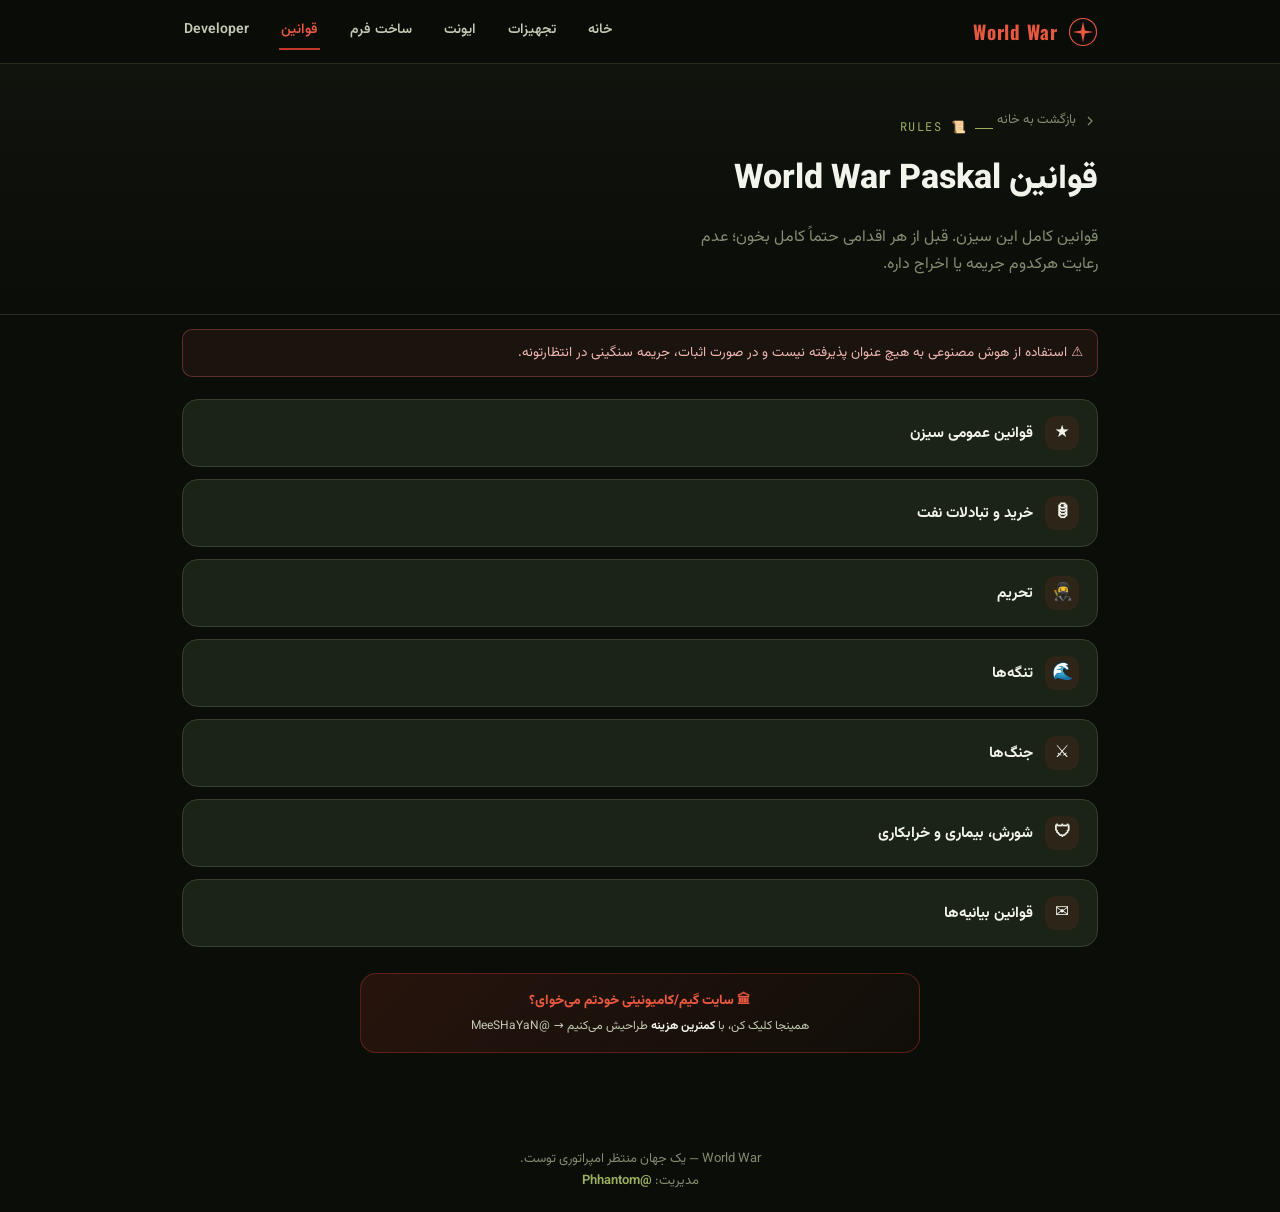
<file: rules.html>
<!doctype html>
<html lang="fa" dir="rtl">
<head>
<meta charset="UTF-8">
<meta name="viewport" content="width=device-width, initial-scale=1, viewport-fit=cover">
<title>قوانین | World War</title>
<meta name="description" content="قوانین کامل بازی World War — به‌زودی.">
<link rel="icon" href="data:,">
<link rel="stylesheet" href="assets/style.css">
</head>
<body data-page="rules">

<header class="topbar">
  <div class="container">
    <a href="index.html" class="brand">
      <svg class="brand-mark" viewBox="0 0 40 40" fill="none">
        <circle cx="20" cy="20" r="18" stroke="#e8583f" stroke-width="1.5"/>
        <path d="M20 6 L22.5 18 L34 20 L22.5 22 L20 34 L17.5 22 L6 20 L17.5 18 Z" fill="#e8583f"/>
      </svg>
      World War
    </a>
    <nav class="desktop-nav">
      <a href="index.html" data-nav="home">خانه</a>
      <a href="equipment.html" data-nav="equipment">تجهیزات</a>
      <a href="event.html" data-nav="event">ایونت</a>
      <a href="forms.html" data-nav="forms">ساخت فرم</a>
      <a href="rules.html" data-nav="rules">قوانین</a>
      <a href="developer.html" data-nav="developer">Developer</a>
    </nav>
  </div>
</header>

<section class="page-hero">
  <div class="container">
    <a class="back-link" href="index.html">
      <svg viewBox="0 0 24 24" fill="none" stroke="currentColor" stroke-width="1.8"><path d="M9 6l6 6-6 6"/></svg>
      بازگشت به خانه
    </a>
    <div class="eyebrow">📜 RULES</div>
    <h1 class="section-title">قوانین World War Paskal</h1>
    <p class="section-sub">قوانین کامل این سیزن. قبل از هر اقدامی حتماً کامل بخون؛ عدم رعایت هرکدوم جریمه یا اخراج داره.</p>
  </div>
</section>

<section class="section" style="padding-top:0;">
  <div class="container">

    <div class="warn-box" style="margin-bottom:22px;">
      ⚠️ استفاده از هوش مصنوعی به هیچ عنوان پذیرفته نیست و در صورت اثبات، جریمه سنگینی در انتظارتونه.
    </div>

    <div class="accordion-group">

      <!-- 1. قوانین عمومی -->
      <div class="accordion-item">
        <button class="accordion-head">
          <span class="ic">★</span>
          قوانین عمومی سیزن
          <span class="chev"><svg viewBox="0 0 24 24" fill="none" stroke="currentColor" stroke-width="1.8"><path d="M6 9l6 6 6-6"/></svg></span>
        </button>
        <div class="accordion-panel">
          <div class="accordion-panel-inner">
            <div class="rule-line"><span class="rule-dot">۱</span><span>از روی ناو نمی‌شه موشک شلیک کرد.</span></div>
            <div class="rule-line"><span class="rule-dot">۲</span><span>جنگ همیشه بازه، ولی جریمه‌ی جنگ بدون دلیل خیلی سنگینه. اگه طرف مقابل اول حمله کنه، شما می‌تونید بهش حمله کنید.</span></div>
            <div class="rule-line"><span class="rule-dot">۳</span><span>هر کشور فقط یک اختراع می‌تونه انجام بده.</span></div>
            <div class="rule-line"><span class="rule-dot">۴</span><span>اگه برید پی‌وی پلیرها و اونی که کسی اومده پی‌وی‌ش می‌تونه مدرک بده جایزه می‌گیره؛ اونی که رفته جریمه می‌شه.</span></div>
            <div class="rule-line"><span class="rule-dot">۵</span><span>اگه می‌خواهید با کشوری مذاکره کنید، به مدیریت بگید تا مذاکره براتون گذاشته بشه.</span></div>
            <div class="rule-line"><span class="rule-dot">۶</span><span>کشورهایی که سازنده‌ی یک سلاح هستن، اون سلاح رو با نصف قیمت می‌تونن خریداری کنن. مثلاً F35 با قیمت اصلی ۹۰ میلیون، برای آمریکا ۴۰ میلیون می‌شه.</span></div>
            <div class="rule-line"><span class="rule-dot">۷</span><span>هر نوع رول (سناریو) که بدید اجرا می‌شه، حتی اگه چرت و پرت باشه — نتیجه‌اش هم به همون اندازه چرت و پرت خواهد بود.</span></div>
            <div class="rule-line"><span class="rule-dot">۸</span><span>استفاده از هوش مصنوعی به هیچ عنوان پذیرفته نیست؛ در صورت اثبات جریمه سنگینی در انتظارتونه.</span></div>
            <div class="rule-line"><span class="rule-dot">۹</span><span>حق ساخت گروه/اتحادیه رو ندارید؛ برای ساخت اتحادیه به مدیریت بگید.</span></div>
            <div class="rule-line"><span class="rule-dot">۱۰</span><span>دروغ و رُکب زدن در لیست خرید مجاز نیست؛ در صورت فهمیدن اشتباه، حتی سهوی، جریمه می‌شید.</span></div>
            <div class="rule-line"><span class="rule-dot">۱۱</span><span>اکانت فیک باشه، فوراً از گیم اخراج می‌شید.</span></div>
            <div class="rule-line"><span class="rule-dot">۱۲</span><span>هر روز فقط کلمه‌ی «درآمد» رو در پی‌وی مدیریت بفرستید تا درآمدتون واریز بشه؛ فقط همین یک کلمه، نه بیشتر نه کمتر.</span></div>
            <div class="rule-line"><span class="rule-dot">۱۳</span><span>جنگنده‌ها به‌صورت خودکار موشک و راکت دارن و دیگه نیازی به بارگیری نیست؛ فقط بمب اتم یا بمب GLS نیاز به بارگیری داره.</span></div>
          </div>
        </div>
      </div>

      <!-- 2. نفت -->
      <div class="accordion-item">
        <button class="accordion-head">
          <span class="ic">🛢</span>
          خرید و تبادلات نفت
          <span class="chev"><svg viewBox="0 0 24 24" fill="none" stroke="currentColor" stroke-width="1.8"><path d="M6 9l6 6 6-6"/></svg></span>
        </button>
        <div class="accordion-panel">
          <div class="accordion-panel-inner">
            <p>کشورهای نفتیِ این سیزن که مجوز تولید نفت و خرید پالایشگاه رو دارن:</p>
            <div style="display:flex; flex-wrap:wrap; gap:8px; margin:12px 0;">
              <span class="chip">🇸🇦 عربستان</span>
              <span class="chip">🇺🇸 آمریکا</span>
              <span class="chip">🇷🇺 روسیه</span>
              <span class="chip">🇮🇷 ایران</span>
              <span class="chip">🇦🇪 امارات</span>
              <span class="chip">🇷🇴 رومانی</span>
              <span class="chip">🇮🇹 ایتالیا</span>
            </div>
            <div class="rule-line"><span class="rule-dot">•</span><span>این ۷ کشور نفت‌خیز هستن؛ اما هر کشور دیگه‌ای هم می‌تونه از داخل کانال ایونت چاه نفت بخره و نفتی بشه.</span></div>
            <div class="rule-line"><span class="rule-dot">•</span><span>زمانی که خرید نفت برای همه‌ی کشورها اجباری بشه، این کشورهای نفتی وظیفه‌ی انتقال و فروش نفت به کشورهای غیرنفتی رو (در صورت درخواست) دارن. قیمت نفت پس از هر آپدیت اعلام می‌شه؛ اگه اعلام نشد یعنی قیمت ثابت مونده.</span></div>
            <div class="rule-line"><span class="rule-dot">•</span><span>کشورهای غیرنفتی نمی‌تونن پالایشگاه بخرن.</span></div>
            <div class="warn-box">اگه به یک کشور نفتی چندین بار پیشنهاد داده بشه و اون کشور از فروش نفت اجتناب کنه، جریمه می‌شه.</div>
          </div>
        </div>
      </div>

      <!-- 3. تحریم -->
      <div class="accordion-item">
        <button class="accordion-head">
          <span class="ic">🥷</span>
          تحریم
          <span class="chev"><svg viewBox="0 0 24 24" fill="none" stroke="currentColor" stroke-width="1.8"><path d="M6 9l6 6 6-6"/></svg></span>
        </button>
        <div class="accordion-panel">
          <div class="accordion-panel-inner">
            <div class="rule-line"><span class="rule-dot">•</span><span>در سیزن‌های قبلی فقط آمریکا قابلیت تحریم داشت، اما این سیزن برای تعادل بازی این قابلیت از آمریکا گرفته شده و نحوه‌ی تحریم‌کردن بر اساس قدرت هر کشوره.</span></div>
            <div class="rule-line"><span class="rule-dot">•</span><span>برای مثال یک کشور قدرتمند می‌تونه اعلام کنه هر نفتکشی به سمت یک کشور خاص بره مورد اصابت قرار می‌گیره؛ تنها نوع تحریمی که وجود داره، تحریم نفته.</span></div>
            <div class="warn-box">تحریم نفت بدون دلیل جریمه سنگینی به همراه داره.</div>
          </div>
        </div>
      </div>

      <!-- 4. تنگه‌ها -->
      <div class="accordion-item">
        <button class="accordion-head">
          <span class="ic">🌊</span>
          تنگه‌ها
          <span class="chev"><svg viewBox="0 0 24 24" fill="none" stroke="currentColor" stroke-width="1.8"><path d="M6 9l6 6 6-6"/></svg></span>
        </button>
        <div class="accordion-panel">
          <div class="accordion-panel-inner">
            <div class="rule-line"><span class="rule-dot">۱</span><span><b>تنگه هرمز</b> — مهم‌ترین تنگه نفتی جهان، در اختیار ایران؛ کشورهای حاشیه خلیج فارس برای ورود و خروج به این تنگه وابسته‌ن.</span></div>
            <div class="rule-line"><span class="rule-dot">۲</span><span><b>تنگه باب‌المندب</b> — مهم‌ترین مسیر تجاری و کلیدی‌ترین تنگه برای کوتاه‌کردن راه؛ بسته‌شدنش یعنی خوابیدن بازار اروپا.</span></div>
            <div class="rule-line"><span class="rule-dot">۳</span><span><b>بسفر و داردانل</b> — تنها راه دستیابی کشورهای حاشیه دریای سرخ به آب‌های آزاد؛ در اختیار ترکیه.</span></div>
            <div class="rule-line"><span class="rule-dot">۴</span><span><b>کانال سوئز</b> — در اختیار مصر؛ با بسته‌شدنش، تنگه باب‌المندب عملاً بی‌مصرف می‌شه.</span></div>
            <div class="rule-line"><span class="rule-dot">۵</span><span><b>تنگه مالاکا</b> — در اختیار اندونزی؛ حدود ۴۰٪ تجارت دنیا و پیوند اقیانوس هند به اقیانوس آرام از این تنگه می‌گذره، پس بسته‌شدنش ضربه بزرگی به تجارت جهانی می‌زنه.</span></div>
            <p style="margin-top:10px;">تمامی کشتی‌ها و نفت‌کش‌ها فقط از مسیرهای واقعی و جهانیِ مشخص‌شده در نقشه بازی عبور می‌کنن.</p>
          </div>
        </div>
      </div>

      <!-- 5. جنگ‌ها -->
      <div class="accordion-item">
        <button class="accordion-head">
          <span class="ic">⚔️</span>
          جنگ‌ها
          <span class="chev"><svg viewBox="0 0 24 24" fill="none" stroke="currentColor" stroke-width="1.8"><path d="M6 9l6 6 6-6"/></svg></span>
        </button>
        <div class="accordion-panel">
          <div class="accordion-panel-inner">
            <div class="rule-line"><span class="rule-dot">•</span><span>جنگ‌ها به‌غیر از روز ۱ و ۲ همیشه بازن. اگه کشوری بدون دلیل حمله کنه، جریمه‌ی سنگین در انتظارشه.</span></div>
            <div class="rule-line"><span class="rule-dot">•</span><span>پس از پایان هر جنگ، پلیر باید لیست تجهیزات استفاده‌شده رو تحویل بده؛ در صورت گول‌زدن، اون پلیر حذف می‌شه.</span></div>
            <div class="rule-line"><span class="rule-dot">•</span><span>به هیچ عنوان نمی‌شه فقط با حملات هوایی یک کشور رو فتح کرد؛ تنها راه فتح کامل، یورش با نیروی زمینیه. حملات هوایی فقط آسیب و خسارت می‌زنن.</span></div>
            <div class="rule-line"><span class="rule-dot">•</span><span>اگه بدون آسیب‌زدن به منابع یک کشور، زمینِ اون کشور رو فتح کنید، منابع اون کشور مال شما می‌شه.</span></div>
            <p style="margin-top:14px; font-weight:700; color:var(--text-hi);">جنگ تک‌به‌تک</p>
            <div class="rule-line"><span class="rule-dot">•</span><span>وقتی دو کشور با یکدیگر به توافق جنگ تک‌به‌تک برسن، مدیریت جنگ فقط بین اون دو کشور برگزار می‌شه و تمام قوانینش به عهده‌ی خودشونه؛ باید با هم به توافق برسن.</span></div>
          </div>
        </div>
      </div>

      <!-- 6. شورش، بیماری، خرابکاری -->
      <div class="accordion-item">
        <button class="accordion-head">
          <span class="ic">🛡</span>
          شورش، بیماری و خرابکاری
          <span class="chev"><svg viewBox="0 0 24 24" fill="none" stroke="currentColor" stroke-width="1.8"><path d="M6 9l6 6 6-6"/></svg></span>
        </button>
        <div class="accordion-panel">
          <div class="accordion-panel-inner">
            <p>این رول‌ها در تمامی روزها آزادن، به‌جز روز یکم. تمامی کشورها باید برای این رول‌ها آماده باشن و اکثراً یک زمان مشخص براشون در کانال اعلام می‌شه.</p>
          </div>
        </div>
      </div>

      <!-- 7. بیانیه -->
      <div class="accordion-item">
        <button class="accordion-head">
          <span class="ic">✉️</span>
          قوانین بیانیه‌ها
          <span class="chev"><svg viewBox="0 0 24 24" fill="none" stroke="currentColor" stroke-width="1.8"><path d="M6 9l6 6 6-6"/></svg></span>
        </button>
        <div class="accordion-panel">
          <div class="accordion-panel-inner">
            <div class="rule-line"><span class="rule-dot">۱</span><span>بیانیه‌ی کمتر از ۴ خط جریمه داره.</span></div>
            <div class="rule-line"><span class="rule-dot">۲</span><span>استفاده از الفاظ زشت یا تصاویر نامربوط در بیانیه، جریمه سنگین و سپس اخراج به همراه داره.</span></div>
            <div class="rule-line"><span class="rule-dot">۳</span><span>بیانیه‌های زیر ۴ خط، غیردیپلماتیک یا مسخره جریمه می‌شن؛ تکرار زیاد هم اخراج مستقیم داره. بیانیه‌ها باید کاملاً دیپلماتیک و رسمی باشن.</span></div>

            <div class="form-box">
              <div class="form-title">📜 روش بیانیه دادن</div>
              <div class="form-row"><b>خط اول:</b> 🇺🇸 𝚄𝚂𝙰 𝙽𝙴𝚆𝚂 𝙽𝙰𝚃𝙾</div>
              <div class="form-row"><b>خط دوم:</b> تگ اول</div>
              <div class="form-row"><b>جداکننده:</b> ━━━━━━❖✪❖━━━━━━</div>
              <div class="form-row"><b>کانال:</b> 📡 @World_War_pasckal</div>
              <div class="form-row"><b>جداکننده:</b> ━━━━━━❖✪❖━━━━━━</div>
              <div class="form-row"><b>خط آخر:</b> تگ پایانی</div>
            </div>
          </div>
        </div>
      </div>

    </div>

    <a class="order-ad" href="https://rubika.ir/MeeSHaYaN" target="_blank" rel="noopener">
      <span class="oa-title">🏛 سایت گیم/کامیونیتی خودتم می‌خوای؟</span>
      <span class="oa-sub">همینجا کلیک کن، با <b>کمترین هزینه</b> طراحیش می‌کنیم → @MeeSHaYaN</span>
    </a>
  </div>
</section>

<footer class="site-footer">
  <div class="container">
    World War — یک جهان منتظر امپراتوری توست.<br>
    مدیریت: <a href="https://rubika.ir/Phhantom" target="_blank" rel="noopener">@Phhantom</a>
  </div>
</footer>

<nav class="tabbar">
  <a href="index.html" data-nav="home">
    <svg viewBox="0 0 24 24" fill="none" stroke="currentColor" stroke-width="1.8"><path d="M3 11l9-8 9 8"/><path d="M5 10v10h14V10"/></svg>
    خانه
  </a>
  <a href="equipment.html" data-nav="equipment">
    <svg viewBox="0 0 24 24" fill="none" stroke="currentColor" stroke-width="1.8"><path d="M14.5 3.5l6 6L9 21l-6 0 0-6z"/></svg>
    تجهیزات
  </a>
  <a href="event.html" data-nav="event">
    <svg viewBox="0 0 24 24" fill="none" stroke="currentColor" stroke-width="1.8"><path d="M12 2l2.4 6.6L21 11l-6.6 2.4L12 20l-2.4-6.6L3 11l6.6-2.4z"/></svg>
    ایونت
  </a>
  <a href="forms.html" data-nav="forms">
    <svg viewBox="0 0 24 24" fill="none" stroke="currentColor" stroke-width="1.8"><path d="M9 12h6M9 16h4M7 4h10l2 3v13H5V7z"/></svg>
    ساخت فرم
  </a>
  <a href="rules.html" data-nav="rules">
    <svg viewBox="0 0 24 24" fill="none" stroke="currentColor" stroke-width="1.8"><path d="M6 4h9l3 3v13H6z"/><path d="M9 10h6M9 14h6"/></svg>
    قوانین
  </a>
  <a href="developer.html" data-nav="developer">
    <svg viewBox="0 0 24 24" fill="none" stroke="currentColor" stroke-width="1.8"><path d="M8 9l-4 4 4 4M16 9l4 4-4 4M13 5l-2 16"/></svg>
    Developer
  </a>
</nav>

<script src="assets/script.js"></script>
</body>
</html>
</file>
<file: assets/style.css>
/* =========================================================
   SEA LORDS — Design tokens & base
   Mobile-first. Desktop enhancements live in min-width queries.
========================================================= */

@import url('https://fonts.googleapis.com/css2?family=Oswald:wght@500;600;700&family=Vazirmatn:wght@400;500;600;700;800&family=JetBrains+Mono:wght@500;600&display=swap');

:root{
  /* --- color tokens (war theme: charcoal / olive / blood-red / khaki) --- */
  --navy-deep:   #0a0d08;
  --navy-deep-2: #10140d;
  --navy-mid:    #161c12;
  --navy-card:   #1b2216;
  --navy-card-2: #212a1a;
  --navy-line:   #37402c;
  --navy-line-soft: #262f1e;

  --gold:        #c0392b;
  --gold-hi:     #e8583f;
  --gold-dim:    #8a271c;

  --silver:      #cfd8c2;
  --silver-hi:   #eef2e6;

  --bronze:      #b08a4b;
  --bronze-hi:   #d3ab73;

  --foam:        #9caf5c;
  --foam-dim:    #5c6e30;

  --text-hi:     #f2f4ec;
  --text-mid:    #c2c9b4;
  --text-lo:     #838c72;

  --danger:      #ff5545;

  /* --- type --- */
  --font-display: 'Oswald', sans-serif;
  --font-body: 'Vazirmatn', system-ui, sans-serif;
  --font-mono: 'JetBrains Mono', monospace;

  /* --- radii / shadow --- */
  --r-sm: 10px;
  --r-md: 16px;
  --r-lg: 24px;
  --shadow-card: 0 10px 30px -12px rgba(0,0,0,0.55);
  --shadow-gold: 0 0 0 1px rgba(192,57,43,0.35), 0 10px 30px -10px rgba(192,57,43,0.25);

  --header-h: 64px;
  --tabbar-h: 68px;
}

*, *::before, *::after{ box-sizing: border-box; }

html{
  scroll-behavior: smooth;
}

@media (prefers-reduced-motion: reduce){
  html{ scroll-behavior: auto; }
  *{ animation-duration: 0.001ms !important; animation-iteration-count: 1 !important; transition-duration: 0.001ms !important; }
}

body{
  margin: 0;
  background: var(--navy-deep);
  color: var(--text-hi);
  font-family: var(--font-body);
  line-height: 1.65;
  -webkit-font-smoothing: antialiased;
  padding-bottom: calc(var(--tabbar-h) + 10px);
  overflow-x: hidden;
}

h1,h2,h3,h4{
  font-family: var(--font-body);
  color: var(--text-hi);
  margin: 0 0 .5em;
  font-weight: 700;
}

p{ margin: 0 0 1em; color: var(--text-mid); }

a{ color: inherit; text-decoration: none; }

ul{ margin:0; padding:0; list-style:none; }

button{ font-family: inherit; }

img, svg{ display:block; max-width:100%; }

::selection{ background: var(--gold); color: var(--navy-deep); }

:focus-visible{
  outline: 2px solid var(--foam);
  outline-offset: 3px;
  border-radius: 6px;
}

.container{
  max-width: 720px;
  margin: 0 auto;
  padding: 0 20px;
}

@media (min-width: 900px){
  .container{ max-width: 980px; padding: 0 32px; }
}

.section{
  padding: 56px 0;
  position: relative;
}

.eyebrow{
  display:inline-flex;
  align-items:center;
  gap:8px;
  font-family: var(--font-mono);
  font-size: 12px;
  letter-spacing: .12em;
  color: var(--foam);
  text-transform: uppercase;
  margin-bottom: 14px;
}
.eyebrow::before{
  content:"";
  width: 18px; height: 1px;
  background: var(--foam);
  display:inline-block;
}

.section-title{
  font-size: clamp(24px, 6vw, 34px);
  font-weight: 800;
}

.section-sub{
  color: var(--text-lo);
  max-width: 46ch;
}

/* =========================================================
   Top header (desktop) / Mobile top bar
========================================================= */
.topbar{
  position: sticky;
  top: 0;
  z-index: 40;
  height: var(--header-h);
  display:flex;
  align-items:center;
  background: rgba(10,13,8,0.82);
  backdrop-filter: blur(10px);
  border-bottom: 1px solid var(--navy-line-soft);
}
.topbar .container{
  display:flex;
  align-items:center;
  justify-content:space-between;
  width:100%;
}
.brand{
  display:flex;
  align-items:center;
  gap:10px;
  font-family: var(--font-display);
  font-weight:700;
  font-size: 19px;
  letter-spacing: .04em;
  color: var(--gold-hi);
}
.brand .brand-mark{
  width:30px; height:30px;
  flex-shrink:0;
}

.desktop-nav{
  display:none;
}

@media (min-width: 900px){
  .desktop-nav{
    display:flex;
    gap: 28px;
  }
  .desktop-nav a{
    font-size: 14px;
    font-weight:600;
    color: var(--text-mid);
    padding: 6px 2px;
    border-bottom: 2px solid transparent;
    transition: color .2s ease, border-color .2s ease;
  }
  .desktop-nav a:hover,
  .desktop-nav a.is-active{
    color: var(--gold-hi);
    border-color: var(--gold);
  }
}

/* =========================================================
   Mobile bottom tab bar (primary nav on mobile)
========================================================= */
.tabbar{
  position: fixed;
  bottom: 0; left: 0; right: 0;
  height: var(--tabbar-h);
  display:flex;
  z-index: 50;
  background: linear-gradient(180deg, rgba(10,20,38,0.65), rgba(6,12,24,0.97) 40%);
  backdrop-filter: blur(14px);
  border-top: 1px solid var(--navy-line-soft);
  padding-bottom: env(safe-area-inset-bottom, 0);
}
@media (min-width: 900px){
  .tabbar{ display:none; }
  body{ padding-bottom: 0; }
}

.tabbar a{
  flex:1;
  display:flex;
  flex-direction:column;
  align-items:center;
  justify-content:center;
  gap:3px;
  color: var(--text-lo);
  font-size: 10px;
  font-weight: 600;
  position: relative;
  text-align:center;
  line-height:1.2;
  padding: 0 2px;
}
.tabbar a svg{ width:20px; height:20px; stroke: currentColor; flex-shrink:0; }
.tabbar a.is-active{ color: var(--gold-hi); }
.tabbar a.is-active::before{
  content:"";
  position:absolute;
  top:2px;
  width:22px; height:3px;
  border-radius: 3px;
  background: var(--gold);
  box-shadow: 0 0 10px var(--gold);
}

/* =========================================================
   Hero
========================================================= */
.hero{
  position: relative;
  min-height: 100svh;
  display:flex;
  flex-direction:column;
  align-items:center;
  justify-content:center;
  text-align:center;
  padding: 90px 20px 60px;
  overflow:hidden;
  background:
    radial-gradient(ellipse 90% 60% at 50% 0%, rgba(63,216,201,0.10), transparent 60%),
    radial-gradient(ellipse 140% 80% at 50% 110%, rgba(192,57,43,0.10), transparent 60%),
    linear-gradient(180deg, var(--navy-deep) 0%, var(--navy-deep-2) 55%, var(--navy-mid) 100%);
}

.hero-compass{
  position:absolute;
  top: 46%;
  left: 50%;
  transform: translate(-50%,-50%);
  width: 620px;
  height: 620px;
  max-width: none;
  opacity: 0.16;
  animation: spin 140s linear infinite;
}
@keyframes spin{ to{ transform: translate(-50%,-50%) rotate(360deg); } }

.hero-content{ position:relative; z-index:2; }

.hero-kicker{
  font-family: var(--font-mono);
  font-size: 12px;
  letter-spacing: .18em;
  color: var(--foam);
  text-transform: uppercase;
  margin-bottom: 18px;
}

.hero-title{
  font-family: var(--font-display);
  font-weight: 900;
  letter-spacing: .05em;
  font-size: clamp(46px, 15vw, 88px);
  line-height: 1;
  background: linear-gradient(180deg, var(--gold-hi), var(--gold) 55%, var(--gold-dim));
  -webkit-background-clip: text;
  background-clip: text;
  color: transparent;
  margin-bottom: 18px;
  text-shadow: 0 0 60px rgba(192,57,43,0.25);
}

.hero-tagline{
  font-size: 16px;
  color: var(--text-mid);
  max-width: 40ch;
  margin: 0 auto 34px;
}
.hero-tagline b{ color: var(--text-hi); }

.hero-actions{
  display:flex;
  flex-direction:column;
  gap: 12px;
  width: 100%;
  max-width: 340px;
  margin: 0 auto;
}
@media (min-width:520px){
  .hero-actions{ flex-direction:row; max-width: none; justify-content:center; }
}

.btn{
  display:inline-flex;
  align-items:center;
  justify-content:center;
  gap:8px;
  padding: 15px 26px;
  border-radius: 999px;
  font-weight: 700;
  font-size: 15px;
  border: 1px solid transparent;
  transition: transform .2s ease, box-shadow .2s ease, background .2s ease;
  cursor:pointer;
  white-space:nowrap;
}
.btn:active{ transform: scale(0.97); }

.btn-gold{
  background: linear-gradient(180deg, var(--gold-hi), var(--gold));
  color: #17130a;
  box-shadow: 0 8px 24px -8px rgba(192,57,43,0.55);
}
.btn-gold:hover{ box-shadow: 0 10px 30px -6px rgba(192,57,43,0.7); }

.btn-ghost{
  background: rgba(255,255,255,0.03);
  border-color: var(--navy-line);
  color: var(--text-hi);
}
.btn-ghost:hover{ border-color: var(--gold); color: var(--gold-hi); }

.hero-wave{
  position:absolute;
  left:0; right:0; bottom:-2px;
  width:100%;
  line-height:0;
  z-index:1;
}

.scroll-cue{
  position:absolute;
  bottom: 26px;
  left:50%;
  transform: translateX(-50%);
  color: var(--text-lo);
  animation: bob 2.2s ease-in-out infinite;
  z-index:2;
}
@keyframes bob{ 0%,100%{ transform: translate(-50%,0);} 50%{ transform: translate(-50%,8px);} }

/* =========================================================
   Hall of Legends
========================================================= */
.legends{
  background: var(--navy-mid);
  border-top: 1px solid var(--navy-line-soft);
  border-bottom: 1px solid var(--navy-line-soft);
}

.legends-grid{
  display:flex;
  flex-direction:column;
  gap: 18px;
  margin-top: 34px;
}

@media (min-width: 720px){
  .legends-grid{
    flex-direction:row;
    align-items:flex-end;
    gap: 20px;
  }
  .legend-card.rank-1{ order:2; }
  .legend-card.rank-2{ order:1; }
  .legend-card.rank-3{ order:3; }
}

.legend-card{
  position:relative;
  border-radius: var(--r-lg);
  padding: 26px 20px 22px;
  text-align:center;
  background: linear-gradient(180deg, var(--navy-card-2), var(--navy-card));
  border: 1px solid var(--navy-line);
  overflow:hidden;
}

.legend-card::before{
  content:"";
  position:absolute;
  inset: 0;
  opacity: .5;
  background: radial-gradient(ellipse 120% 80% at 50% -20%, var(--glow, rgba(192,57,43,0.25)), transparent 65%);
  pointer-events:none;
}

.legend-card.rank-1{
  --glow: rgba(192,57,43,0.38);
  border-color: rgba(192,57,43,0.55);
  box-shadow: var(--shadow-gold);
  padding-top: 34px;
}
@media (min-width: 720px){ .legend-card.rank-1{ padding-bottom: 34px; transform: translateY(-10px); } }

.legend-card.rank-2{ --glow: rgba(207,216,226,0.25); }
.legend-card.rank-3{ --glow: rgba(201,138,75,0.28); }

.legend-medal{
  font-size: 30px;
  margin-bottom: 10px;
  filter: drop-shadow(0 4px 10px rgba(0,0,0,0.4));
}

.legend-avatar{
  width: 76px; height:76px;
  border-radius: 50%;
  margin: 0 auto 14px;
  display:flex;
  align-items:center;
  justify-content:center;
  font-family: var(--font-display);
  font-weight:700;
  font-size: 24px;
  color: var(--navy-deep);
  position:relative;
  z-index:1;
}
.rank-1 .legend-avatar{
  width: 92px; height:92px;
  font-size: 28px;
  background: linear-gradient(145deg, var(--gold-hi), var(--gold-dim));
  box-shadow: 0 0 0 4px rgba(192,57,43,0.18), 0 10px 26px -8px rgba(192,57,43,0.6);
}
.rank-2 .legend-avatar{ background: linear-gradient(145deg, var(--silver-hi), var(--silver)); }
.rank-3 .legend-avatar{ background: linear-gradient(145deg, var(--bronze-hi), var(--bronze)); }

.legend-name{
  font-size: 17px;
  font-weight: 700;
  color: var(--text-hi);
  position:relative; z-index:1;
  /* ▼▼ برای تغییر اسم بازیکن‌ها، همین متن رو تو HTML عوض کن ▼▼ */
}
.rank-1 .legend-name{ font-size: 20px; }

.legend-title{
  font-size: 12px;
  font-family: var(--font-mono);
  letter-spacing:.06em;
  color: var(--gold-hi);
  margin-top: 4px;
  position:relative; z-index:1;
}

.legend-rank-label{
  font-size: 11px;
  color: var(--text-lo);
  margin-top: 8px;
  position:relative; z-index:1;
}

/* =========================================================
   Quick links (channels)
========================================================= */
.links-grid{
  display:grid;
  grid-template-columns: 1fr;
  gap: 14px;
  margin-top: 30px;
}
@media (min-width: 640px){
  .links-grid{ grid-template-columns: 1fr 1fr; }
}

.link-card{
  display:flex;
  align-items:center;
  gap: 14px;
  padding: 18px;
  border-radius: var(--r-md);
  background: var(--navy-card);
  border: 1px solid var(--navy-line);
  transition: border-color .2s ease, transform .2s ease;
}
.link-card:hover{ border-color: var(--gold); transform: translateY(-2px); }

.link-icon{
  width: 44px; height:44px;
  border-radius: 12px;
  display:flex; align-items:center; justify-content:center;
  background: rgba(63,216,201,0.12);
  color: var(--foam);
  flex-shrink:0;
}
.link-icon svg{ width:22px; height:22px; }

.link-body{ flex:1; min-width:0; }
.link-title{ font-weight:700; color:var(--text-hi); font-size:15px; }
.link-sub{ font-size:13px; color:var(--text-lo); font-family: var(--font-mono); direction:ltr; text-align:right; }

.link-arrow{ color: var(--text-lo); flex-shrink:0; }

/* =========================================================
   Cards / generic content components (used in rules & market)
========================================================= */
.card{
  background: var(--navy-card);
  border: 1px solid var(--navy-line);
  border-radius: var(--r-md);
  padding: 20px;
}

.chip{
  display:inline-flex;
  align-items:center;
  gap:6px;
  padding: 5px 11px;
  border-radius: 999px;
  background: var(--navy-card-2);
  border: 1px solid var(--navy-line);
  font-size: 13px;
  font-family: var(--font-mono);
  color: var(--text-hi);
}

.stars{ color: var(--navy-line); letter-spacing:1px; font-size:14px; }
.stars .filled{ color: var(--gold); }

/* Accordion (Rules page) */
.accordion-item{
  border: 1px solid var(--navy-line);
  border-radius: var(--r-md);
  background: var(--navy-card);
  margin-bottom: 12px;
  overflow: hidden;
}
.accordion-head{
  width:100%;
  display:flex;
  align-items:center;
  gap: 12px;
  padding: 16px 18px;
  background:none;
  border:none;
  color: var(--text-hi);
  text-align: right;
  cursor:pointer;
  font-size: 15px;
  font-weight: 700;
}
.accordion-head .ic{
  width: 34px; height:34px;
  border-radius: 10px;
  background: rgba(192,57,43,0.1);
  display:flex; align-items:center; justify-content:center;
  font-size: 17px;
  flex-shrink:0;
}
.accordion-head .chev{
  margin-inline-start:auto;
  color: var(--text-lo);
  transition: transform .25s ease;
  flex-shrink:0;
}
.accordion-item.is-open .accordion-head .chev{ transform: rotate(180deg); }

.accordion-panel{
  max-height:0;
  overflow:hidden;
  transition: max-height .35s ease;
}
.accordion-panel-inner{
  padding: 0 18px 20px;
  color: var(--text-mid);
  font-size: 14.5px;
}
.accordion-panel-inner p{ color: var(--text-mid); }
.accordion-panel-inner .rule-line{
  display:flex;
  gap:10px;
  padding: 8px 0;
  border-top: 1px dashed var(--navy-line-soft);
}
.accordion-panel-inner .rule-line:first-of-type{ border-top:none; }
.accordion-panel-inner .rule-dot{ color: var(--gold); flex-shrink:0; }

.warn-box{
  margin-top: 14px;
  padding: 12px 14px;
  border-radius: var(--r-sm);
  background: rgba(226,105,95,0.08);
  border: 1px solid rgba(226,105,95,0.35);
  color: #f0b8b3;
  font-size: 13.5px;
  display:flex;
  gap:8px;
}

.form-box{
  margin-top: 16px;
  border: 1px dashed var(--navy-line);
  border-radius: var(--r-sm);
  padding: 14px 16px;
  background: rgba(63,216,201,0.03);
}
.form-box .form-title{
  font-family: var(--font-mono);
  font-size: 12px;
  color: var(--foam);
  letter-spacing:.06em;
  margin-bottom: 10px;
}
.form-row{
  display:flex;
  gap:8px;
  padding: 6px 0;
  font-size: 14px;
  color: var(--text-mid);
  border-top: 1px dotted var(--navy-line-soft);
}
.form-row:first-of-type{ border-top:none; }
.form-row b{ color: var(--text-hi); font-weight:600; flex-shrink:0; }

/* Market tabs — full-width grid on mobile so nothing gets cut off at the edge */
.tabs{
  display:grid;
  grid-template-columns: repeat(auto-fit, minmax(0, 1fr));
  gap: 8px;
  margin: 26px 0 6px;
}
.tab-btn{
  width:100%;
  padding: 12px 10px;
  border-radius: 14px;
  border: 1px solid var(--navy-line);
  background: var(--navy-card);
  color: var(--text-mid);
  font-weight:600;
  font-size: 13.5px;
  cursor:pointer;
  display:flex; align-items:center; justify-content:center; gap:6px;
}
.tab-btn.is-active{
  background: linear-gradient(180deg, var(--gold-hi), var(--gold));
  color: #17130a;
  border-color: transparent;
}
@media (min-width: 620px){
  .tabs{ grid-template-columns: repeat(4, auto); display:flex; }
  .tab-btn{ width:auto; padding: 10px 20px; }
}

/* Colored side-accent per category — makes each list visually distinct on mobile */
.tab-panel[data-tab="buildings"] .item-card{ border-inline-start: 3px solid var(--gold); }
.tab-panel[data-tab="army"] .item-card{ border-inline-start: 3px solid var(--danger); }
.tab-panel[data-tab="fleet"] .item-card{ border-inline-start: 3px solid var(--foam); }

/* Horizontally-scrolling tab row — for pages with many categories (Equipment) */
.tabs-scroll{
  display:flex;
  gap: 8px;
  margin: 26px 0 6px;
  overflow-x: auto;
  padding-bottom: 6px;
  scrollbar-width: thin;
  -webkit-overflow-scrolling: touch;
}
.tabs-scroll .tab-btn{ width:auto; flex-shrink:0; padding: 10px 18px; }
.tabs-scroll::-webkit-scrollbar{ height: 5px; }
.tabs-scroll::-webkit-scrollbar-thumb{ background: var(--navy-line); border-radius: 10px; }

/* =========================================================
   Form Builder (ساخت فرم) — picker grid + step wizard
========================================================= */
.form-picker-grid{
  display:grid;
  grid-template-columns: 1fr;
  gap: 12px;
  margin-top: 22px;
}
@media (min-width: 640px){
  .form-picker-grid{ grid-template-columns: 1fr 1fr; }
}

.form-pick-card{
  display:flex;
  align-items:center;
  gap: 14px;
  padding: 16px;
  border-radius: var(--r-md);
  background: var(--navy-card);
  border: 1px solid var(--navy-line);
  text-align: right;
  width: 100%;
  color: inherit;
  font-family: inherit;
  cursor: pointer;
  transition: border-color .2s ease, transform .2s ease;
}
.form-pick-card:hover{ border-color: var(--gold); transform: translateY(-2px); }
.form-pick-card .fp-icon{
  width: 42px; height:42px;
  border-radius: 12px;
  background: rgba(192,57,43,0.1);
  display:flex; align-items:center; justify-content:center;
  font-size: 20px;
  flex-shrink:0;
}
.form-pick-card .fp-title{ font-weight:700; font-size:14.5px; color:var(--text-hi); }
.form-pick-card .fp-sub{ font-size:12px; color:var(--text-lo); margin-top:3px; }

.wizard-back{
  display:inline-flex;
  align-items:center;
  gap:6px;
  font-size:13px;
  color: var(--text-lo);
  margin-bottom: 18px;
  cursor:pointer;
  background:none;
  border:none;
  font-family:inherit;
  padding:0;
}
.wizard-back:hover{ color: var(--gold-hi); }

.wizard-progress{
  font-family: var(--font-mono);
  font-size: 12px;
  color: var(--foam);
  margin-bottom: 10px;
}
.wizard-track{
  height: 4px;
  border-radius: 4px;
  background: var(--navy-line-soft);
  overflow:hidden;
  margin-bottom: 24px;
}
.wizard-track-fill{
  height:100%;
  background: linear-gradient(90deg, var(--gold), var(--foam));
  transition: width .3s ease;
}

.field-group{ margin-bottom: 6px; }
.field-label{ display:block; font-size:15px; font-weight:700; color:var(--text-hi); margin-bottom:10px; }
.field-hint{ display:block; font-size:12px; color:var(--text-lo); margin-top:8px; }

.field-input, .field-textarea, .field-select{
  width:100%;
  padding: 14px 14px;
  border-radius: 12px;
  border: 1px solid var(--navy-line);
  background: var(--navy-card-2);
  color: var(--text-hi);
  font-family: inherit;
  font-size: 15px;
}
.field-textarea{ min-height: 130px; resize: vertical; line-height:1.7; }
.field-input:focus, .field-textarea:focus, .field-select:focus{ border-color: var(--gold); }

/* --- Custom select (replaces native <select> so the dropdown matches the dark theme) --- */
.custom-select{ position: relative; }
.custom-select-btn{
  width:100%;
  display:flex;
  align-items:center;
  justify-content:space-between;
  gap:10px;
  padding: 14px 16px;
  border-radius: 12px;
  border: 1px solid var(--navy-line);
  background: var(--navy-card-2);
  color: var(--text-hi);
  font-family: inherit;
  font-size: 15px;
  cursor:pointer;
  text-align: right;
}
.custom-select-btn.is-placeholder{ color: var(--text-lo); }
.custom-select-btn .chev{ flex-shrink:0; color:var(--text-lo); transition: transform .2s ease; }
.custom-select.is-open .custom-select-btn{ border-color: var(--gold); }
.custom-select.is-open .custom-select-btn .chev{ transform: rotate(180deg); }

.custom-select-list{
  margin-top: 8px;
  border-radius: 12px;
  border: 1px solid var(--navy-line);
  background: var(--navy-card-2);
  overflow: hidden;
  max-height: 260px;
  overflow-y: auto;
}
.custom-select-option{
  display:block;
  width:100%;
  text-align: right;
  padding: 13px 16px;
  background: none;
  border: none;
  border-bottom: 1px solid var(--navy-line-soft);
  color: var(--text-mid);
  font-family: inherit;
  font-size: 14.5px;
  cursor:pointer;
}
.custom-select-option:last-child{ border-bottom:none; }
.custom-select-option:hover{ background: rgba(192,57,43,0.08); color: var(--text-hi); }
.custom-select-option.is-selected{ color: var(--gold-hi); font-weight:700; background: rgba(192,57,43,0.06); }
.custom-select-empty{ padding:14px 16px; font-size:13.5px; color:var(--text-lo); }

.field-input[type="date"]{
  color-scheme: dark;
  font-family: var(--font-mono);
}

/* --- Number field: slider + manual number box side by side --- */
.number-field{
  display:flex;
  align-items:center;
  gap: 12px;
}
.number-field input[type="range"]{
  flex:1;
  accent-color: var(--gold);
  height: 4px;
}
.number-field .number-box{
  width: 78px;
  flex-shrink:0;
  text-align:center;
  padding: 12px 6px;
  border-radius: 10px;
  border: 1px solid var(--navy-line);
  background: var(--navy-card-2);
  color: var(--gold-hi);
  font-family: var(--font-mono);
  font-weight:700;
  font-size: 15px;
}

/* --- Stepper group: pick quantities of multiple known items --- */
.stepper-list{ display:flex; flex-direction:column; gap:10px; }
.stepper-row{
  display:flex;
  align-items:center;
  gap: 12px;
  padding: 12px 14px;
  border-radius: 12px;
  background: var(--navy-card-2);
  border: 1px solid var(--navy-line-soft);
}
.stepper-row .st-icon{ font-size:18px; width:26px; text-align:center; flex-shrink:0; }
.stepper-row .st-label{ flex:1; font-size:14px; color:var(--text-hi); font-weight:600; }
.stepper-controls{ display:flex; align-items:center; gap:10px; flex-shrink:0; }
.stepper-btn{
  width:32px; height:32px;
  border-radius: 9px;
  border: 1px solid var(--navy-line);
  background: var(--navy-card);
  color: var(--gold-hi);
  font-size: 18px;
  font-weight:700;
  display:flex; align-items:center; justify-content:center;
  cursor:pointer;
  line-height:1;
  padding:0;
}
.stepper-btn:active{ transform: scale(0.92); }
.stepper-count{
  min-width: 26px;
  text-align:center;
  font-family: var(--font-mono);
  font-weight:700;
  color: var(--text-hi);
  font-size: 15px;
}

/* --- Tag list: add free-text items as removable chips --- */
.tag-input-row{ display:flex; gap:8px; margin-bottom:12px; }
.tag-input-row input{ flex:1; }
.tag-add-btn{
  flex-shrink:0;
  width: 48px;
  border-radius: 12px;
  border: 1px solid var(--navy-line);
  background: var(--navy-card-2);
  color: var(--gold-hi);
  font-size: 20px;
  cursor:pointer;
}
.tag-list{ display:flex; flex-wrap:wrap; gap:8px; }
.tag-chip{
  display:inline-flex;
  align-items:center;
  gap:6px;
  padding: 7px 12px;
  border-radius: 999px;
  background: rgba(192,57,43,0.1);
  border: 1px solid rgba(192,57,43,0.35);
  color: var(--gold-hi);
  font-size: 13px;
}
.tag-chip button{
  background:none; border:none; color:var(--gold-hi); cursor:pointer; font-size:15px; line-height:1; padding:0;
}
.tag-empty-hint{ font-size:13px; color:var(--text-lo); }

.wizard-actions{ display:flex; gap:10px; margin-top:24px; }
.wizard-actions .btn{ flex:1; padding:14px 16px; }

.compiled-box{
  margin: 4px 0 16px;
  padding: 16px;
  border-radius: var(--r-md);
  background: var(--navy-card-2);
  border: 1px dashed var(--navy-line);
  white-space: pre-wrap;
  font-family: var(--font-mono);
  font-size: 12.5px;
  line-height: 1.9;
  color: var(--text-hi);
}

.toast{
  position: fixed;
  bottom: calc(var(--tabbar-h) + 16px);
  left: 50%;
  transform: translateX(-50%) translateY(20px);
  background: var(--gold);
  color: #17130a;
  padding: 12px 22px;
  border-radius: 999px;
  font-size: 13.5px;
  font-weight: 700;
  opacity: 0;
  pointer-events: none;
  transition: opacity .25s ease, transform .25s ease;
  z-index: 100;
  white-space: nowrap;
  box-shadow: 0 10px 24px -8px rgba(0,0,0,0.5);
}
.toast.is-visible{ opacity:1; transform: translateX(-50%) translateY(0); }
@media (min-width: 900px){ .toast{ bottom: 24px; } }

.tab-panel{ display:none; }
.tab-panel.is-active{ display:block; }

.item-grid{
  display:grid;
  grid-template-columns: 1fr;
  gap: 14px;
  margin-top: 18px;
}
@media (min-width: 700px){
  .item-grid{ grid-template-columns: 1fr 1fr; }
}

.item-card{
  background: var(--navy-card);
  border: 1px solid var(--navy-line);
  border-radius: var(--r-md);
  padding: 20px;
}
.item-head{
  display:flex;
  align-items:center;
  gap: 12px;
  margin-bottom: 16px;
  padding-bottom: 16px;
  border-bottom: 1px solid var(--navy-line-soft);
}
.item-emoji{
  width: 44px; height:44px;
  border-radius: 12px;
  background: rgba(192,57,43,0.1);
  display:flex; align-items:center; justify-content:center;
  font-size: 21px;
  flex-shrink:0;
}
.item-names b{ display:block; font-size:15.5px; color:var(--text-hi); }
.item-names span{ display:block; font-size:11.5px; color:var(--text-lo); font-family: var(--font-mono); direction:ltr; text-align:right; margin-top:2px; }

.item-block-label{
  display:flex;
  align-items:center;
  gap:6px;
  font-size: 11px;
  font-family: var(--font-mono);
  color: var(--foam);
  letter-spacing:.06em;
  margin: 18px 0 10px;
}
.item-block-label:first-of-type{ margin-top:0; }
.item-block-label::after{
  content:"";
  flex:1;
  height:1px;
  background: var(--navy-line-soft);
}

/* --- Cost / capacity stat blocks (replaces wrapping chip pills) --- */
.cost-grid{
  display:grid;
  grid-template-columns: repeat(auto-fit, minmax(68px, 1fr));
  gap: 8px;
}
.cost-cell{
  display:flex;
  flex-direction:column;
  align-items:center;
  justify-content:center;
  gap:4px;
  padding: 10px 6px;
  border-radius: 12px;
  background: var(--navy-card-2);
  border: 1px solid var(--navy-line-soft);
  text-align:center;
}
.cost-cell .cost-ic{ font-size:16px; line-height:1; }
.cost-cell .cost-val{
  font-family: var(--font-mono);
  font-size: 13px;
  font-weight: 600;
  color: var(--text-hi);
  direction: ltr;
}
.cost-cell .cost-label{
  font-size: 10px;
  color: var(--text-lo);
}

/* --- Star stat rows --- */
.stat-list{
  display:flex;
  flex-direction:column;
  gap: 2px;
}
.stat-row{
  display:flex;
  align-items:center;
  justify-content:space-between;
  gap: 10px;
  padding: 7px 10px;
  border-radius: 8px;
  font-size:13.5px;
  color:var(--text-mid);
}
.stat-row:nth-of-type(odd){ background: rgba(255,255,255,0.02); }

/* --- Output callout --- */
.output-line{
  margin-top: 16px;
  padding: 12px 14px;
  border-radius: var(--r-sm);
  background: linear-gradient(135deg, rgba(192,57,43,0.14), rgba(192,57,43,0.05));
  border: 1px solid rgba(192,57,43,0.3);
  font-size: 13.5px;
  color: var(--gold-hi);
  font-weight: 600;
  display:flex;
  align-items:center;
  gap: 8px;
}

/* Section divider wave (reused) */
.wave-divider{ line-height:0; }
.wave-divider svg{ width:100%; height:auto; display:block; }

/* Footer */
.site-footer{
  padding: 40px 0 20px;
  text-align:center;
  color: var(--text-lo);
  font-size: 13px;
}
.site-footer a{ color: var(--foam); font-weight:600; }

/* Page header (rules/market) */
.page-hero{
  padding: 46px 0 20px;
  background: linear-gradient(180deg, var(--navy-deep-2), var(--navy-deep));
  border-bottom: 1px solid var(--navy-line-soft);
}
.back-link{
  display:inline-flex;
  align-items:center;
  gap:6px;
  font-size: 13px;
  color: var(--text-lo);
  margin-bottom: 16px;
}
.back-link svg{ width:16px; height:16px; }

/* =========================================================
   WORLD WAR — additional components
========================================================= */

/* --- Equipment card extras --- */
.eq-flag{ font-size: 12px; }
.eq-desc{
  font-size: 13px;
  color: var(--text-mid);
  line-height: 1.9;
  margin: 0;
}
.eq-desc + .eq-desc{ margin-top: 6px; }
.eq-tag{
  display:inline-flex;
  align-items:center;
  gap:4px;
  padding: 4px 10px;
  border-radius: 999px;
  background: rgba(192,57,43,0.12);
  border: 1px solid rgba(192,57,43,0.35);
  color: var(--gold-hi);
  font-size: 11px;
  font-weight: 700;
  margin-inline-end: 6px;
}

/* --- Order-site ad banner (footer, all tabs) --- */
.order-ad{
  display:block;
  margin: 26px auto 0;
  max-width: 560px;
  padding: 16px 20px;
  border-radius: var(--r-md);
  background: linear-gradient(135deg, rgba(192,57,43,0.16), rgba(192,57,43,0.04));
  border: 1px solid rgba(192,57,43,0.4);
  text-align:center;
  transition: transform .2s ease, box-shadow .2s ease, border-color .2s ease;
}
.order-ad:hover{
  transform: translateY(-2px);
  border-color: var(--gold-hi);
  box-shadow: 0 12px 30px -12px rgba(192,57,43,0.55);
}
.order-ad .oa-title{
  display:block;
  font-size: 13.5px;
  font-weight: 800;
  color: var(--gold-hi);
  margin-bottom: 4px;
}
.order-ad .oa-sub{
  display:block;
  font-size: 12px;
  color: var(--text-mid);
}
.order-ad .oa-sub b{ color: var(--text-hi); }

/* --- Management contact CTA (under compiled forms) --- */
.mgmt-cta{
  display:flex;
  align-items:center;
  gap:12px;
  margin-top: 14px;
  padding: 14px 16px;
  border-radius: var(--r-sm);
  background: var(--navy-card-2);
  border: 1px solid var(--navy-line-soft);
}
.mgmt-cta .mgmt-ic{ font-size: 22px; flex-shrink:0; }
.mgmt-cta .mgmt-text{ flex:1; font-size: 12.5px; color: var(--text-mid); }
.mgmt-cta .mgmt-text b{ display:block; color:var(--text-hi); font-size:13.5px; margin-bottom:2px; }

/* --- Channel links grid (home page) --- */
.channel-grid{
  display:grid;
  grid-template-columns: 1fr;
  gap: 12px;
  margin-top: 20px;
}
@media (min-width: 620px){
  .channel-grid{ grid-template-columns: 1fr 1fr; }
}
.channel-card{
  display:flex;
  align-items:center;
  gap: 14px;
  padding: 16px 18px;
  border-radius: var(--r-md);
  background: var(--navy-card);
  border: 1px solid var(--navy-line);
  transition: transform .2s ease, border-color .2s ease;
}
.channel-card:hover{ transform: translateY(-2px); border-color: var(--gold); }
.channel-card .ch-ic{
  width: 42px; height:42px;
  border-radius: 12px;
  background: rgba(192,57,43,0.14);
  display:flex; align-items:center; justify-content:center;
  font-size: 20px;
  flex-shrink:0;
}
.channel-card .ch-title{ font-weight:700; font-size:14.5px; color:var(--text-hi); display:block; }
.channel-card .ch-sub{ font-size:11.5px; color:var(--text-lo); font-family: var(--font-mono); direction:ltr; text-align:right; display:block; margin-top:2px; }

/* --- Coming soon page --- */
.coming-soon{
  text-align:center;
  padding: 70px 20px;
}
.coming-soon .cs-icon{ font-size: 54px; margin-bottom: 18px; }
.coming-soon h2{ font-size: 22px; margin-bottom: 10px; }
.coming-soon p{ max-width: 40ch; margin: 0 auto; }

/* --- Developer / agency page --- */
.dev-hero{
  text-align:center;
  padding: 10px 0 6px;
}
.dev-badge{
  display:inline-flex;
  align-items:center;
  gap:8px;
  padding: 8px 18px;
  border-radius: 999px;
  background: rgba(192,57,43,0.12);
  border: 1px solid rgba(192,57,43,0.4);
  color: var(--gold-hi);
  font-weight:700;
  font-size: 13px;
  margin-bottom: 18px;
}
.service-list{
  display:flex;
  flex-direction:column;
  gap: 10px;
  margin-top: 22px;
}
.service-row{
  display:flex;
  align-items:center;
  gap: 14px;
  padding: 14px 16px;
  border-radius: var(--r-sm);
  background: var(--navy-card);
  border: 1px solid var(--navy-line-soft);
  font-size: 14px;
  color: var(--text-hi);
}
.service-row .sr-ic{ font-size:19px; flex-shrink:0; }
.dev-cta{
  margin-top: 30px;
  padding: 26px 22px;
  border-radius: var(--r-lg);
  text-align:center;
  background: linear-gradient(135deg, rgba(192,57,43,0.18), rgba(192,57,43,0.05));
  border: 1px solid rgba(192,57,43,0.4);
}
.dev-cta p{ font-size: 13.5px; margin-bottom: 16px; }
.dev-foot-tag{
  text-align:center;
  margin-top: 26px;
  font-family: var(--font-mono);
  font-size: 11px;
  color: var(--text-lo);
  letter-spacing: .05em;
}
</file>
